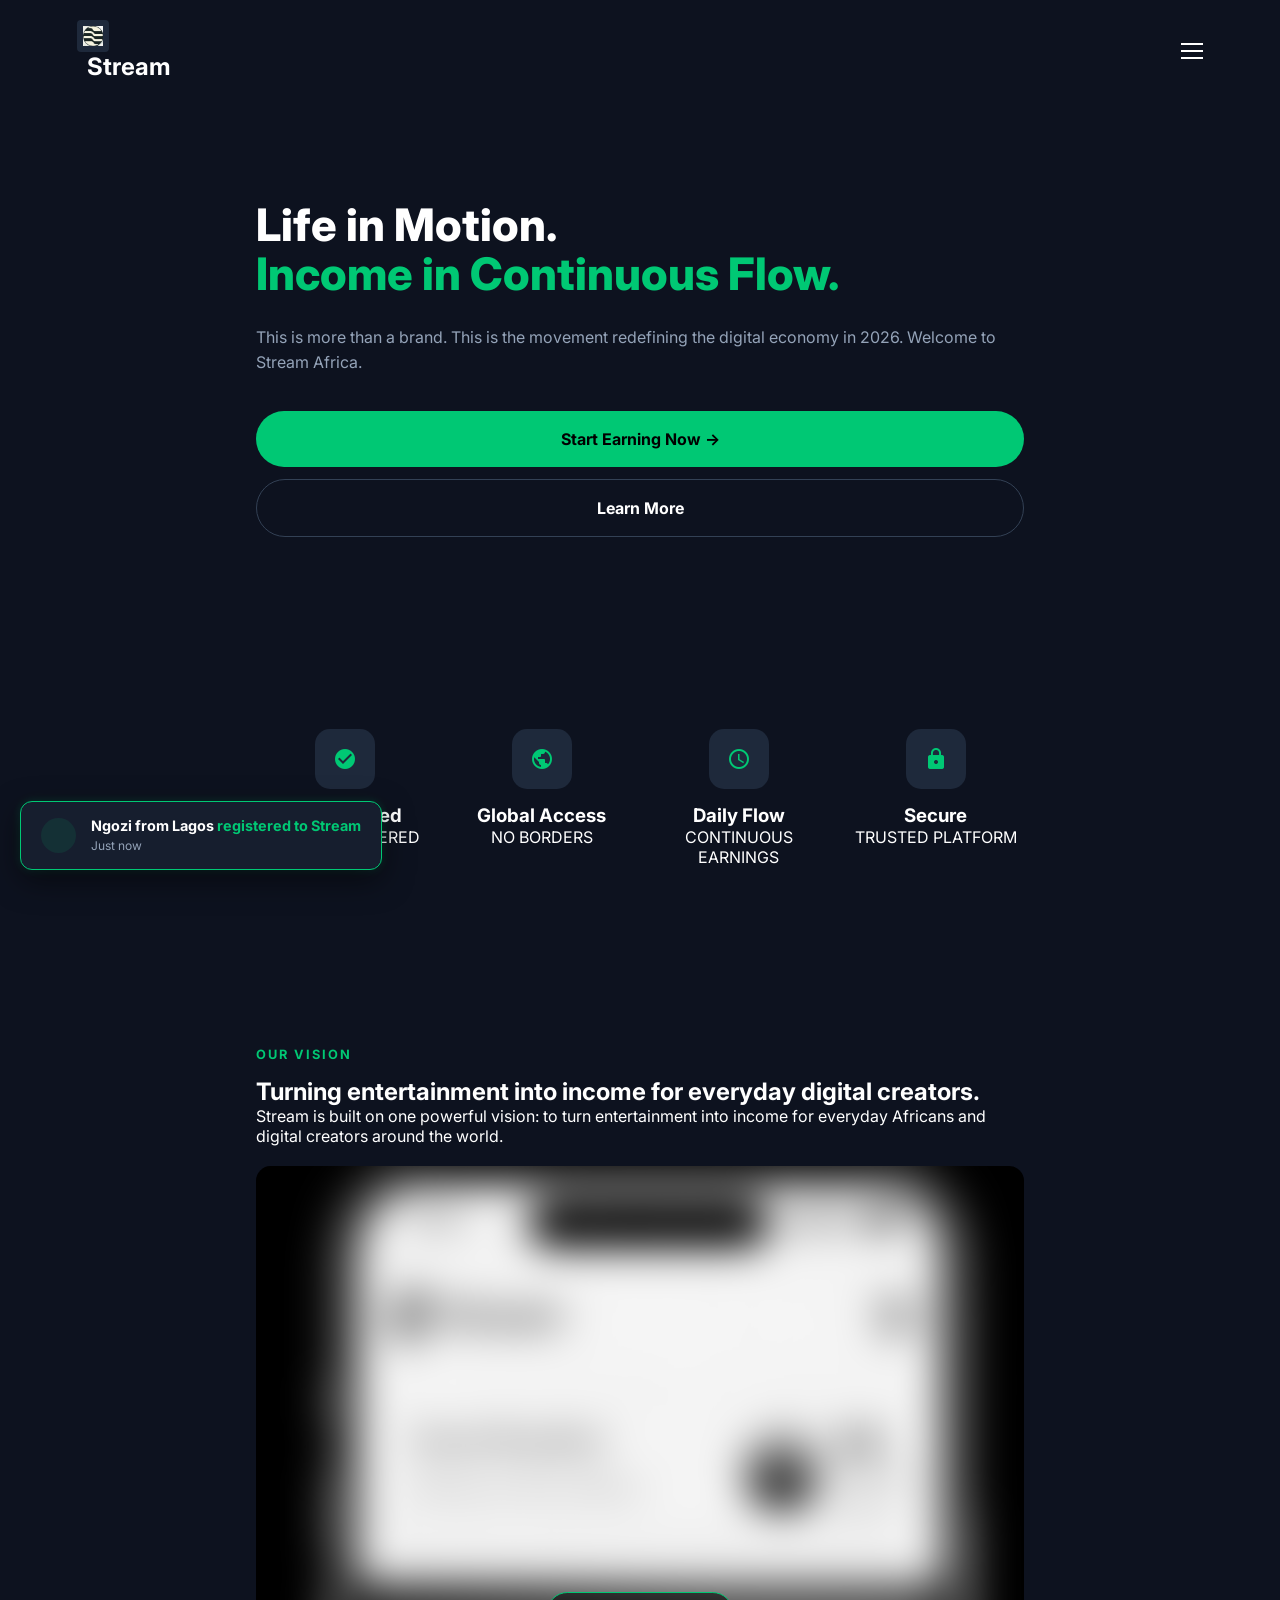
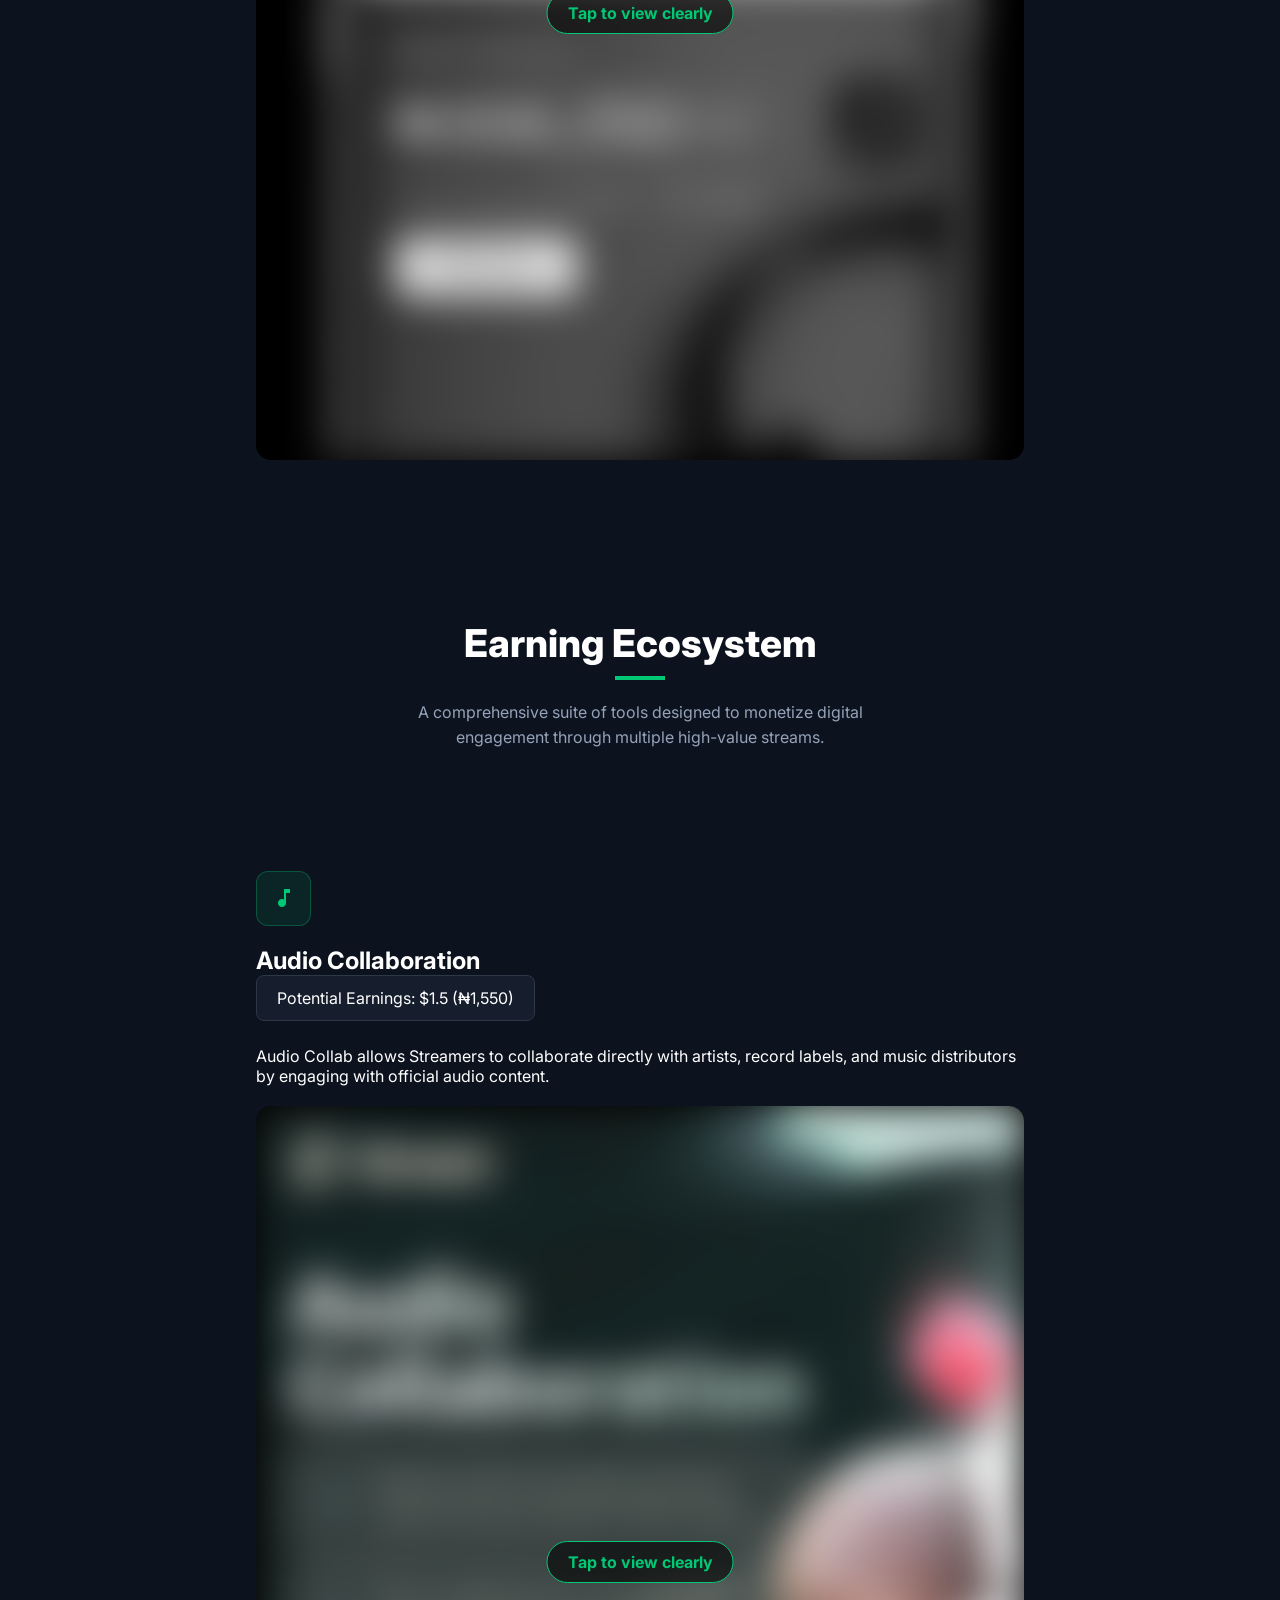
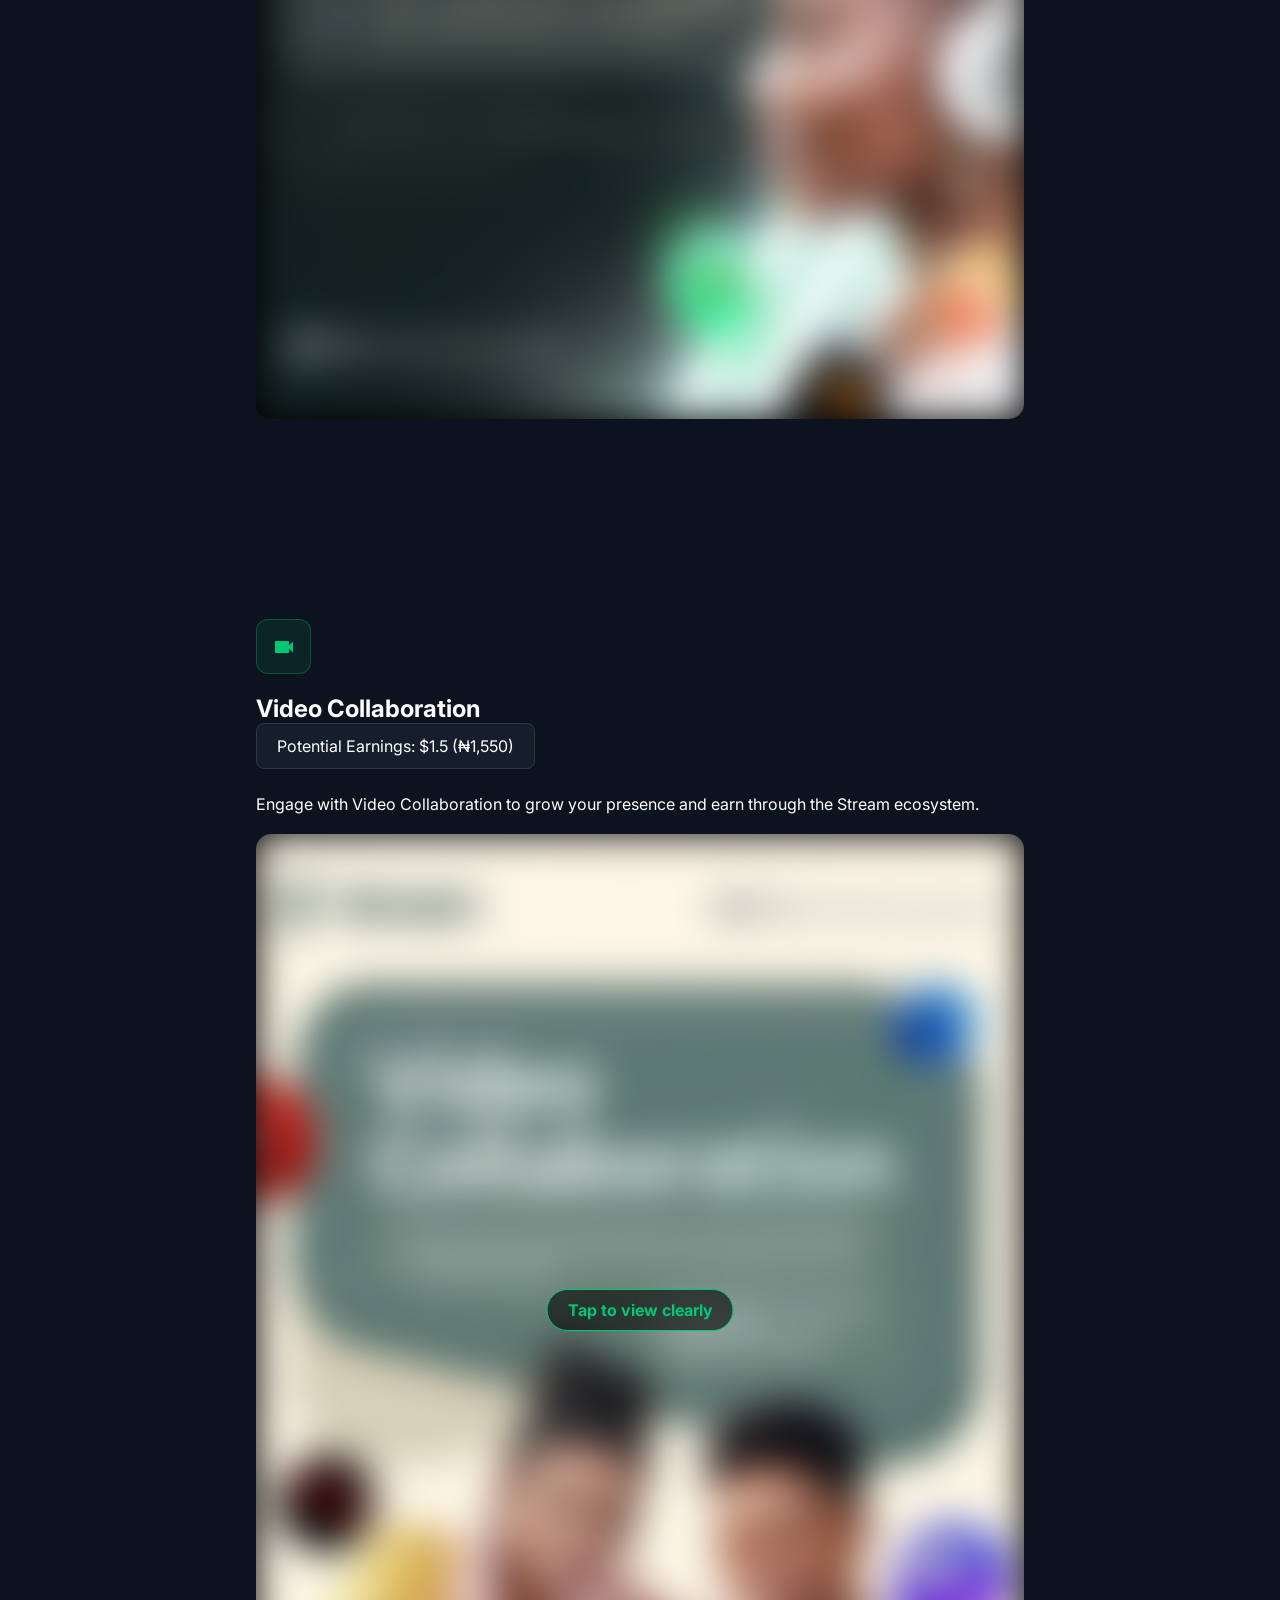
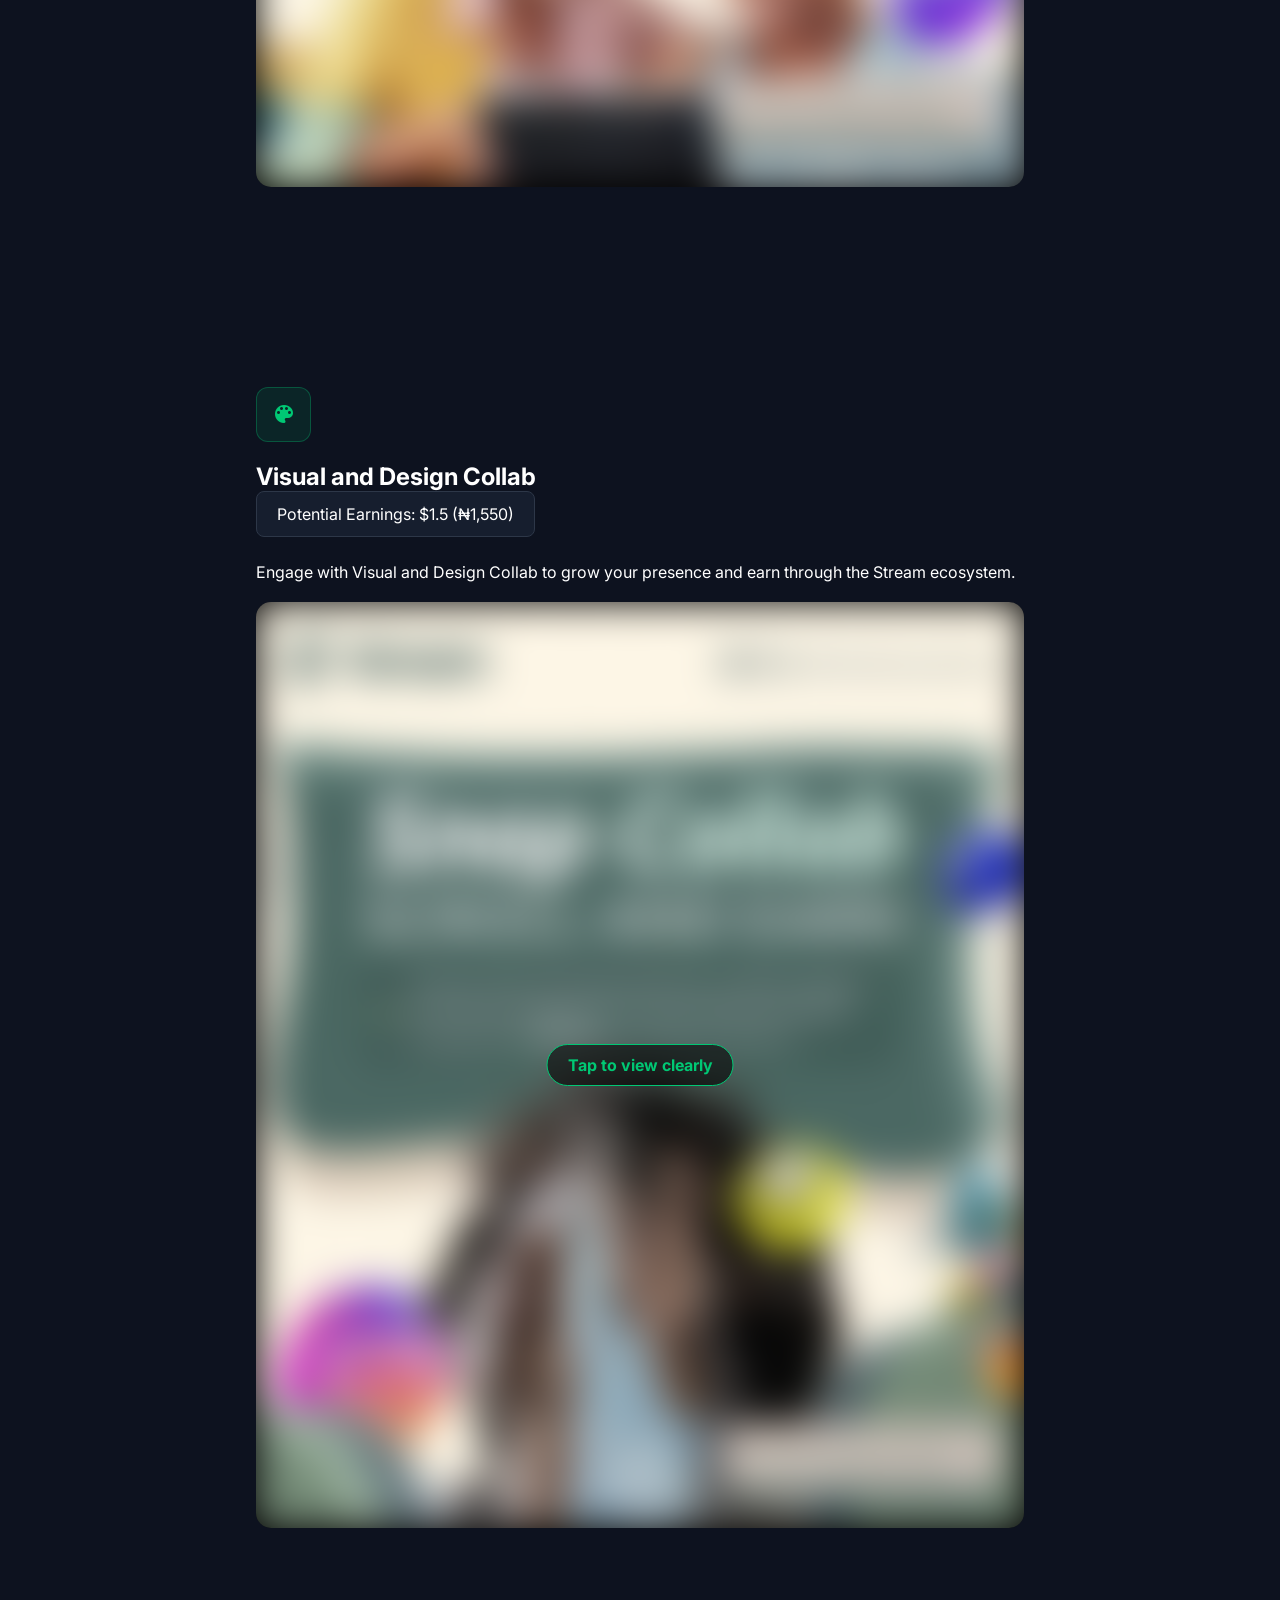
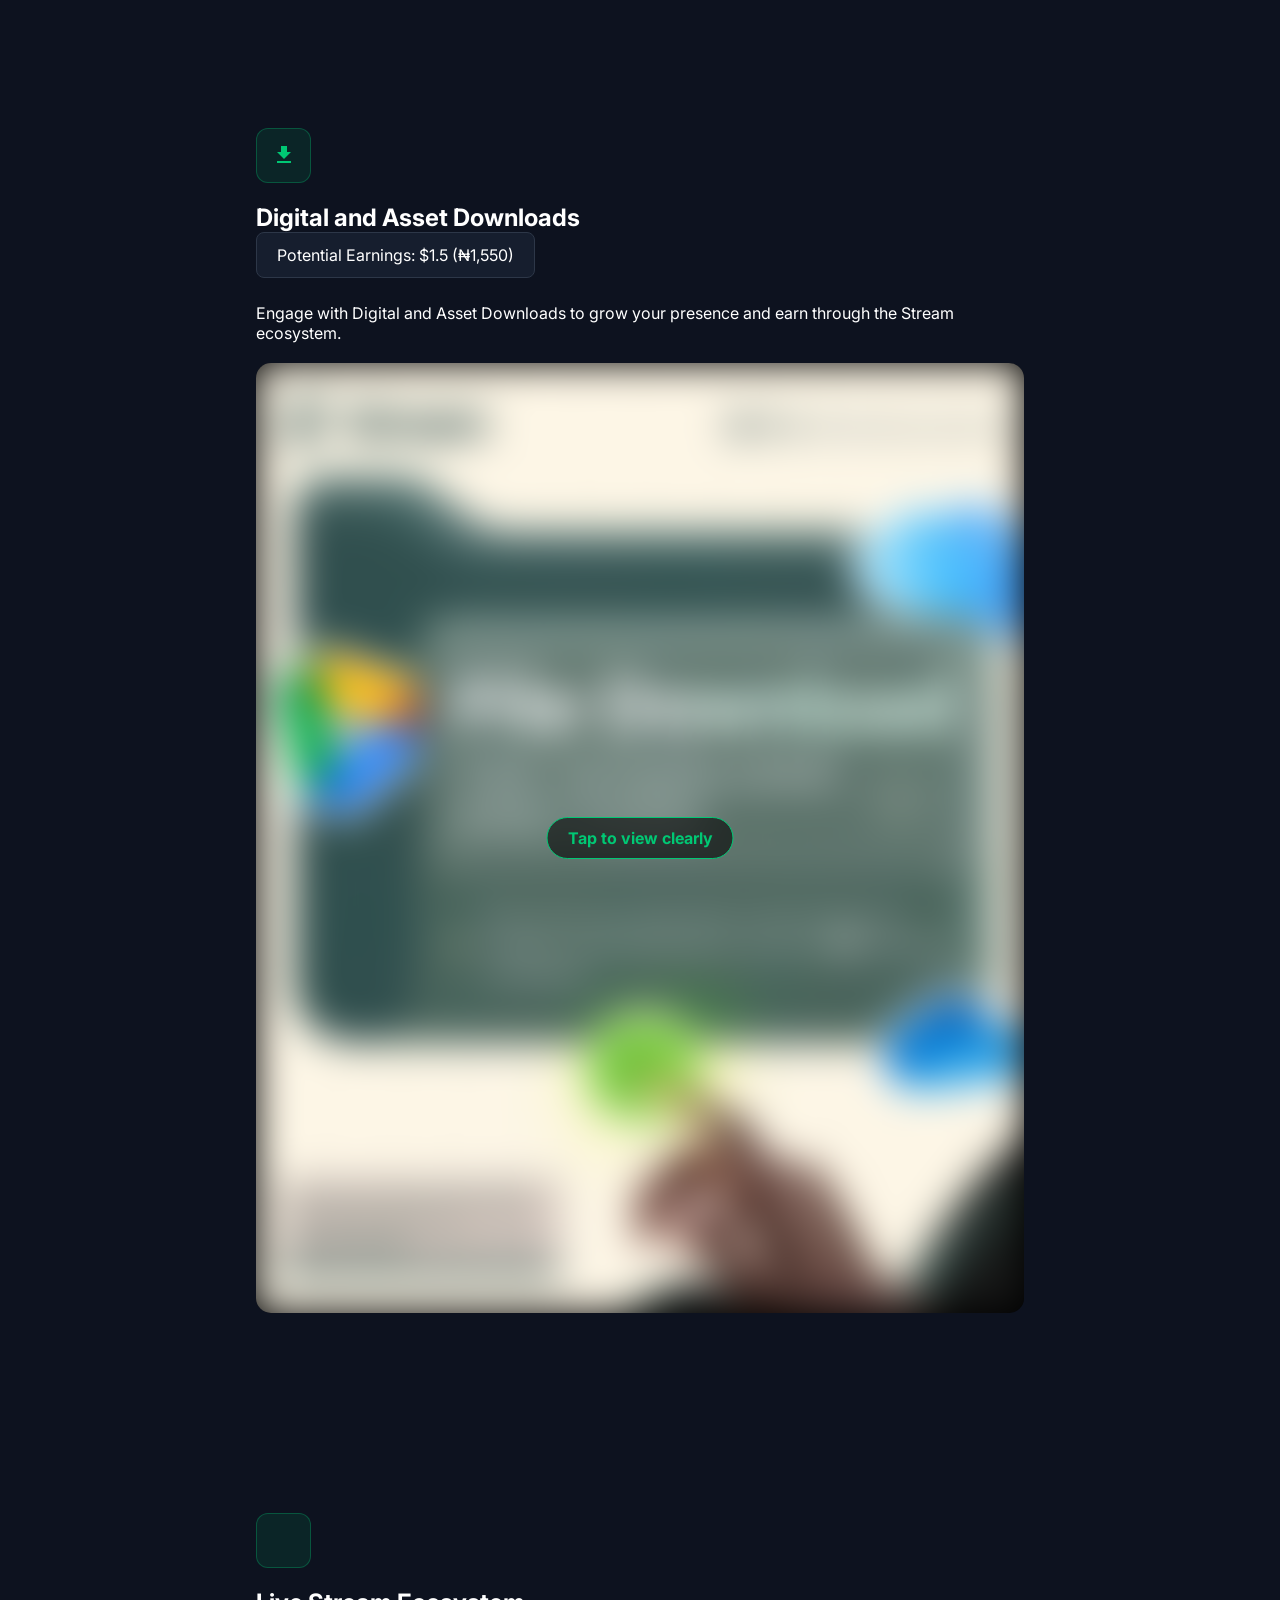
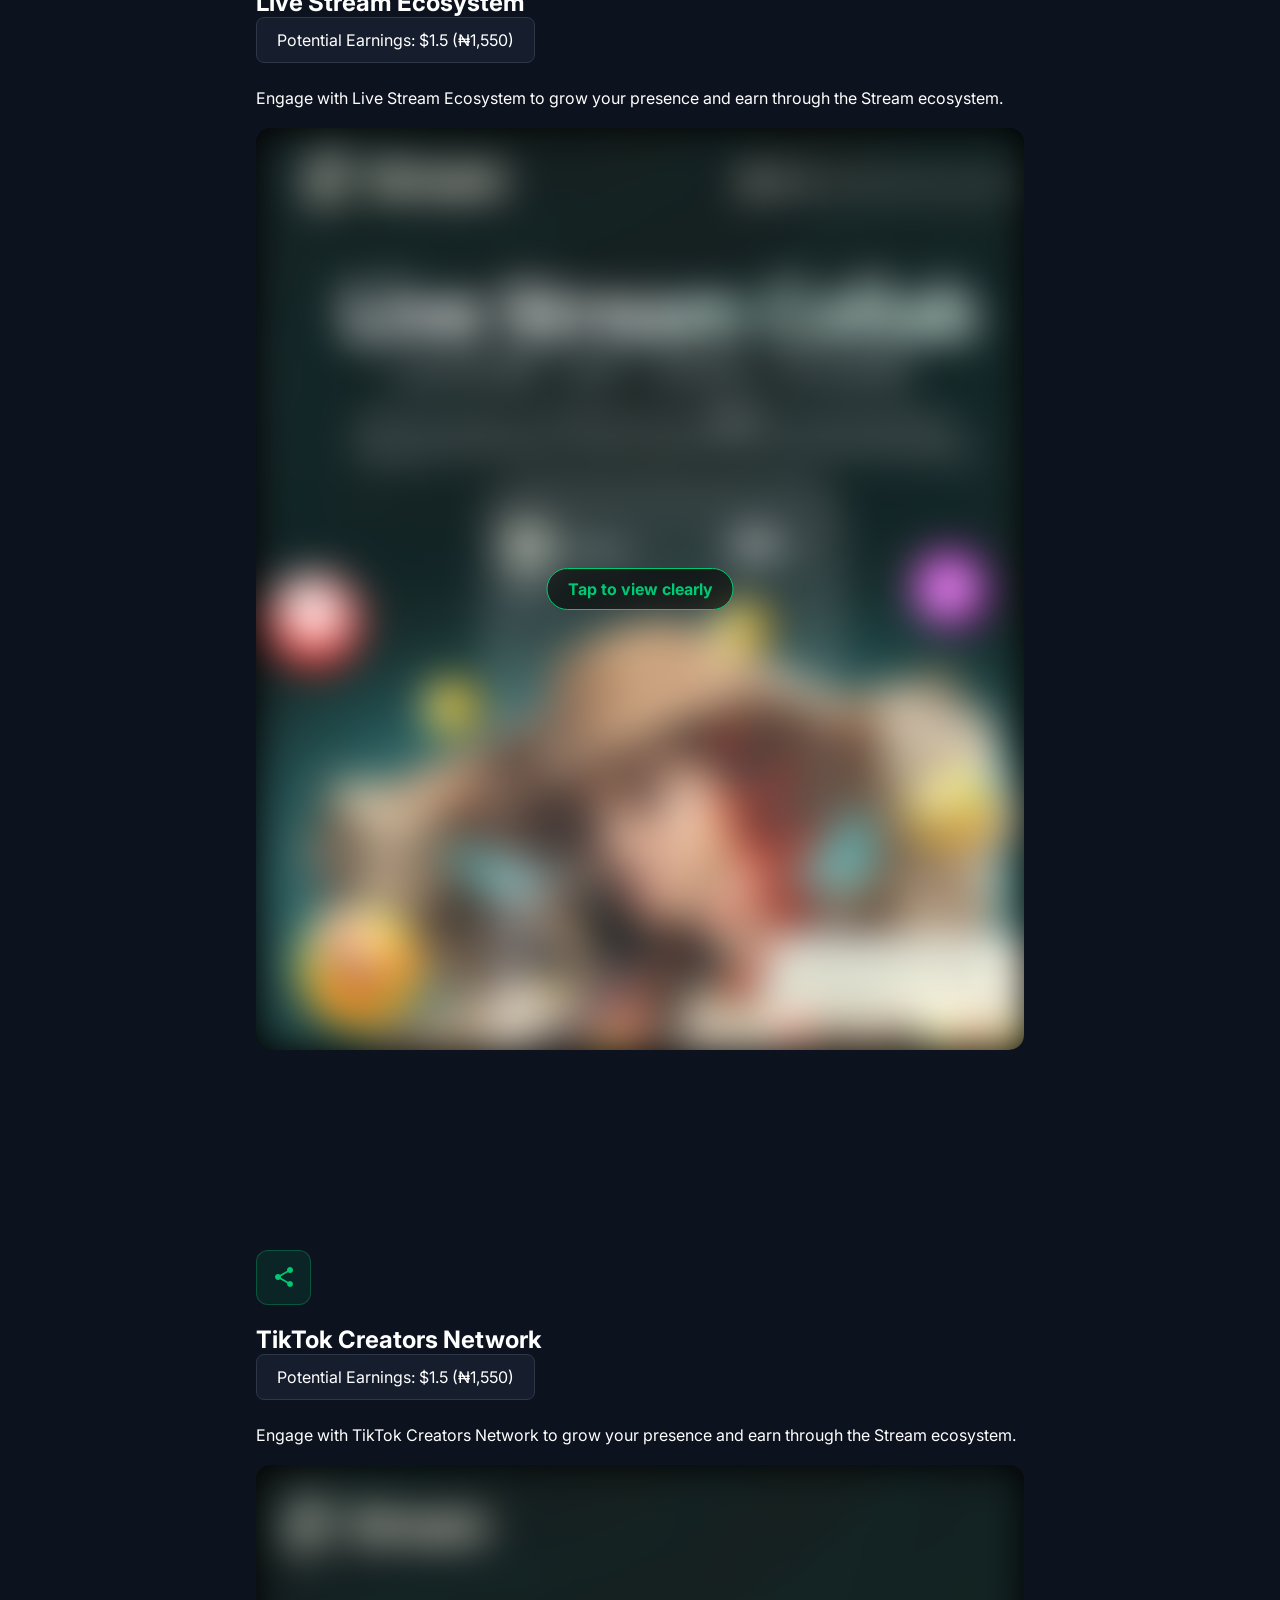
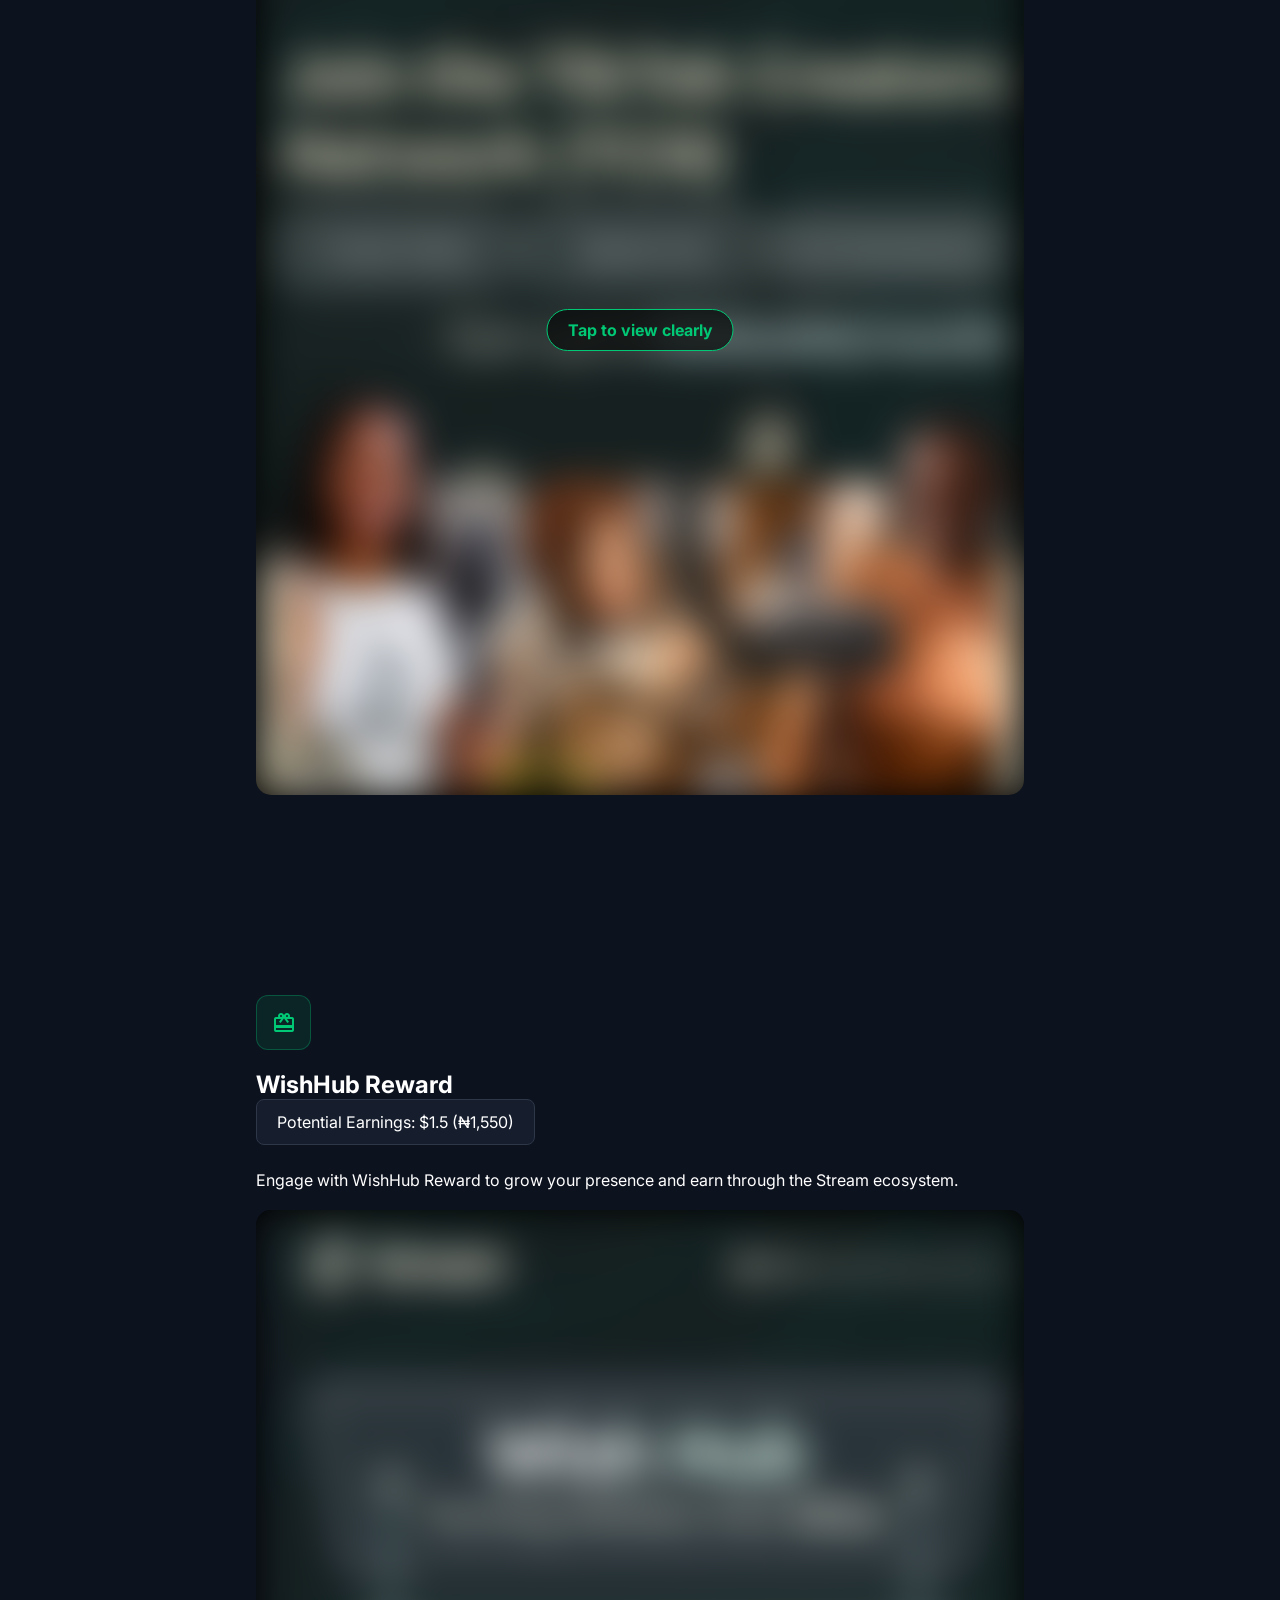
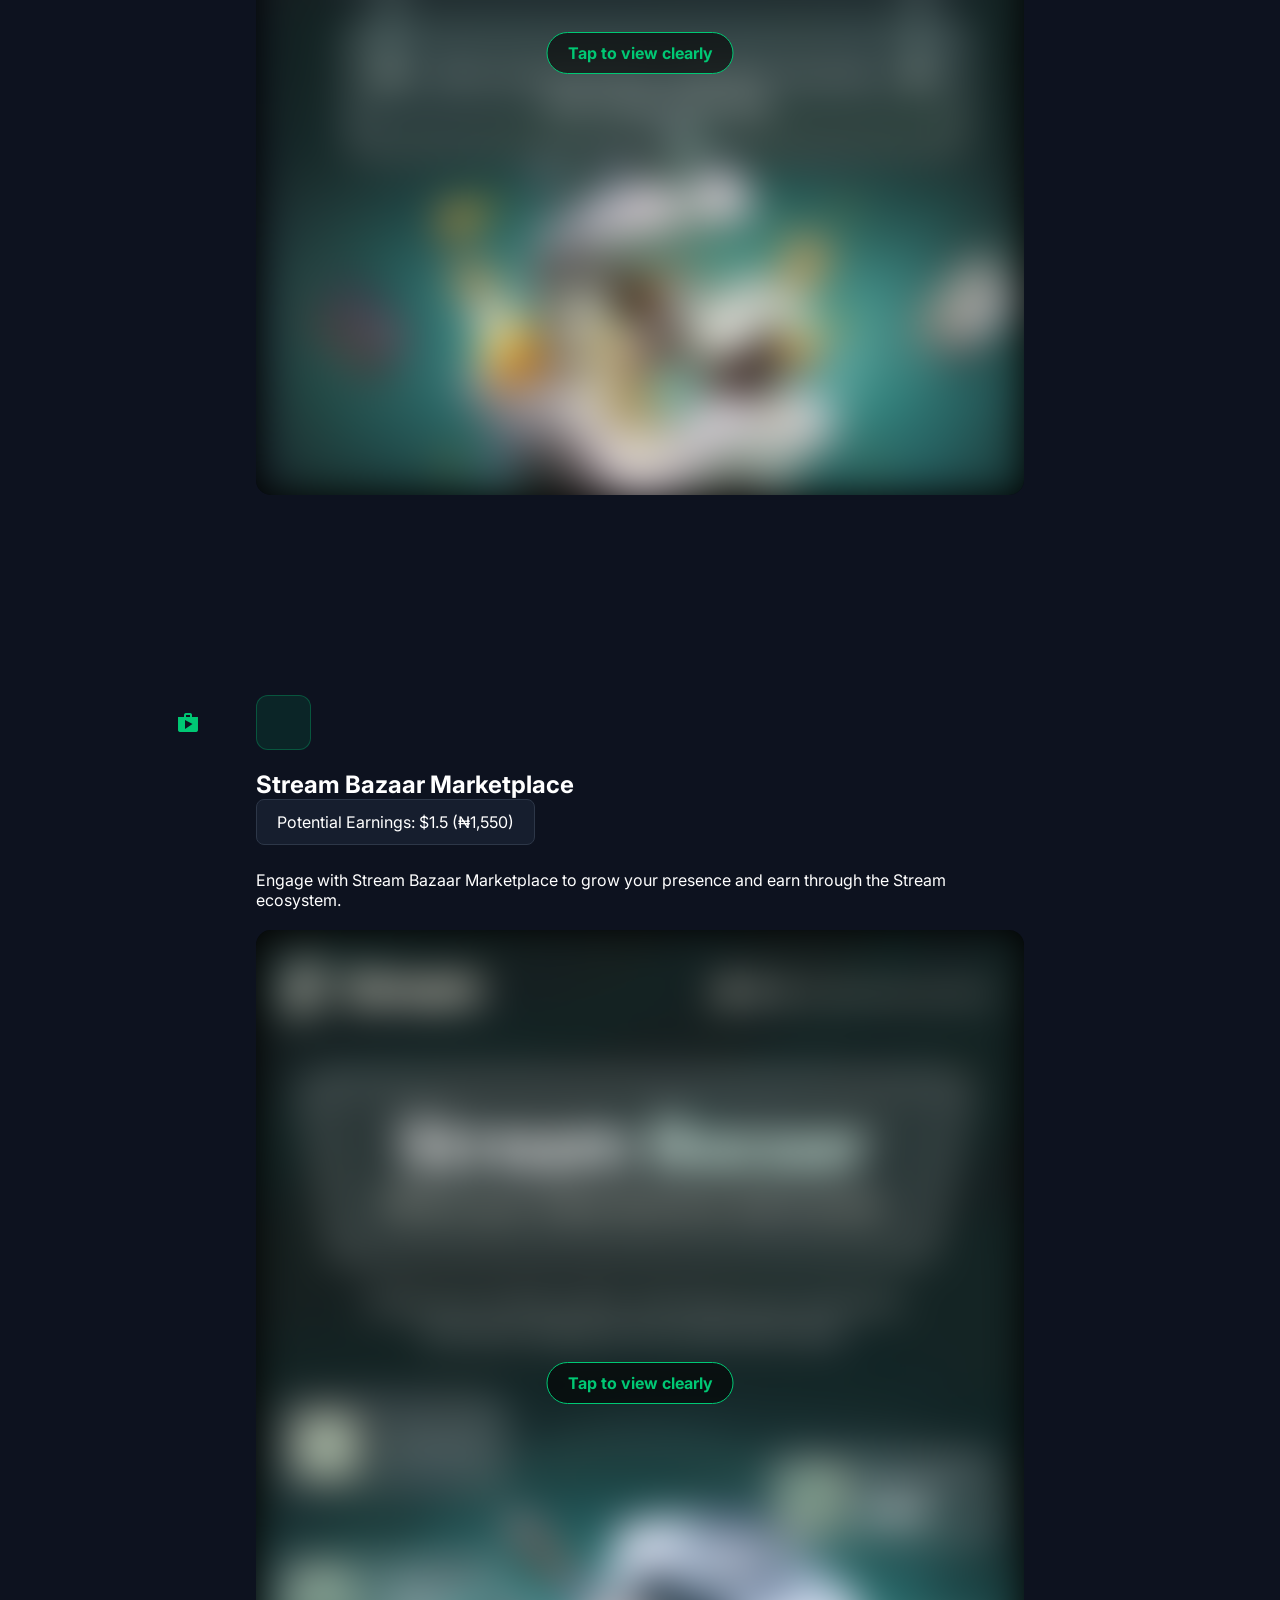
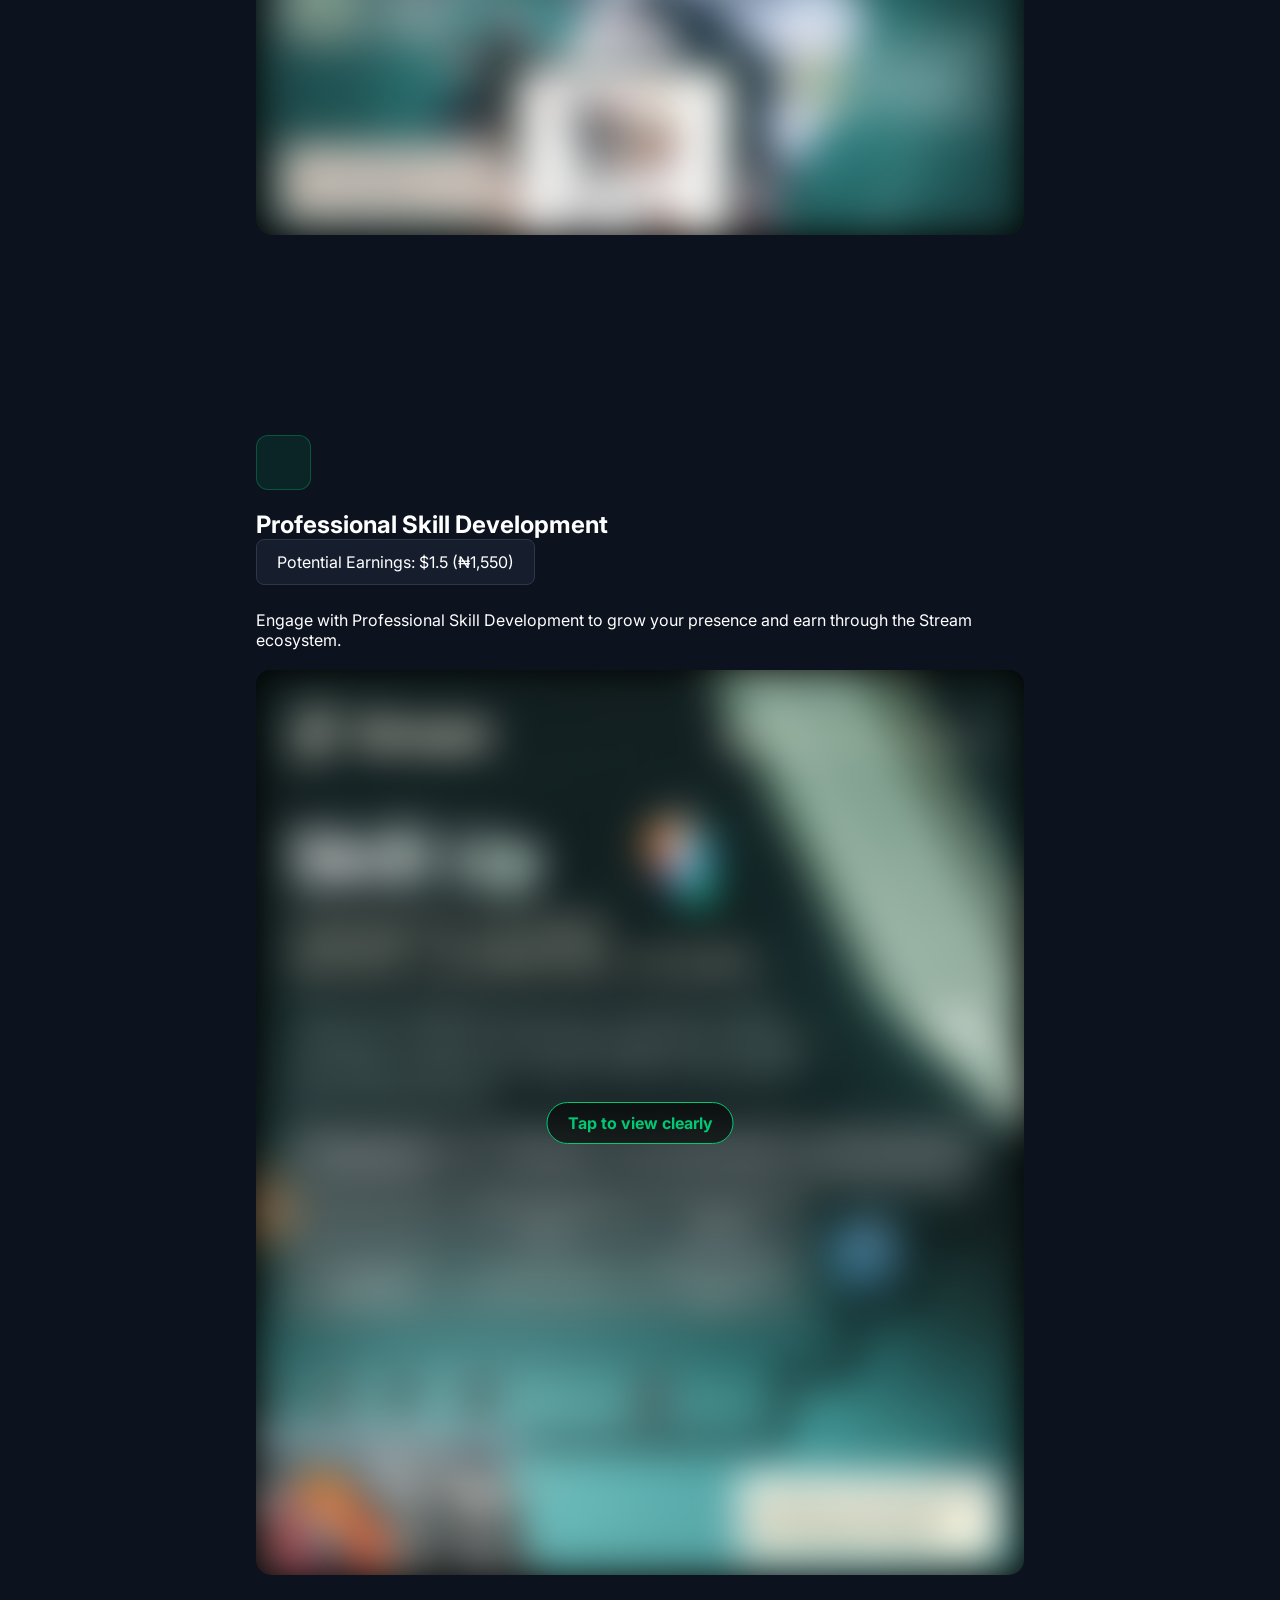
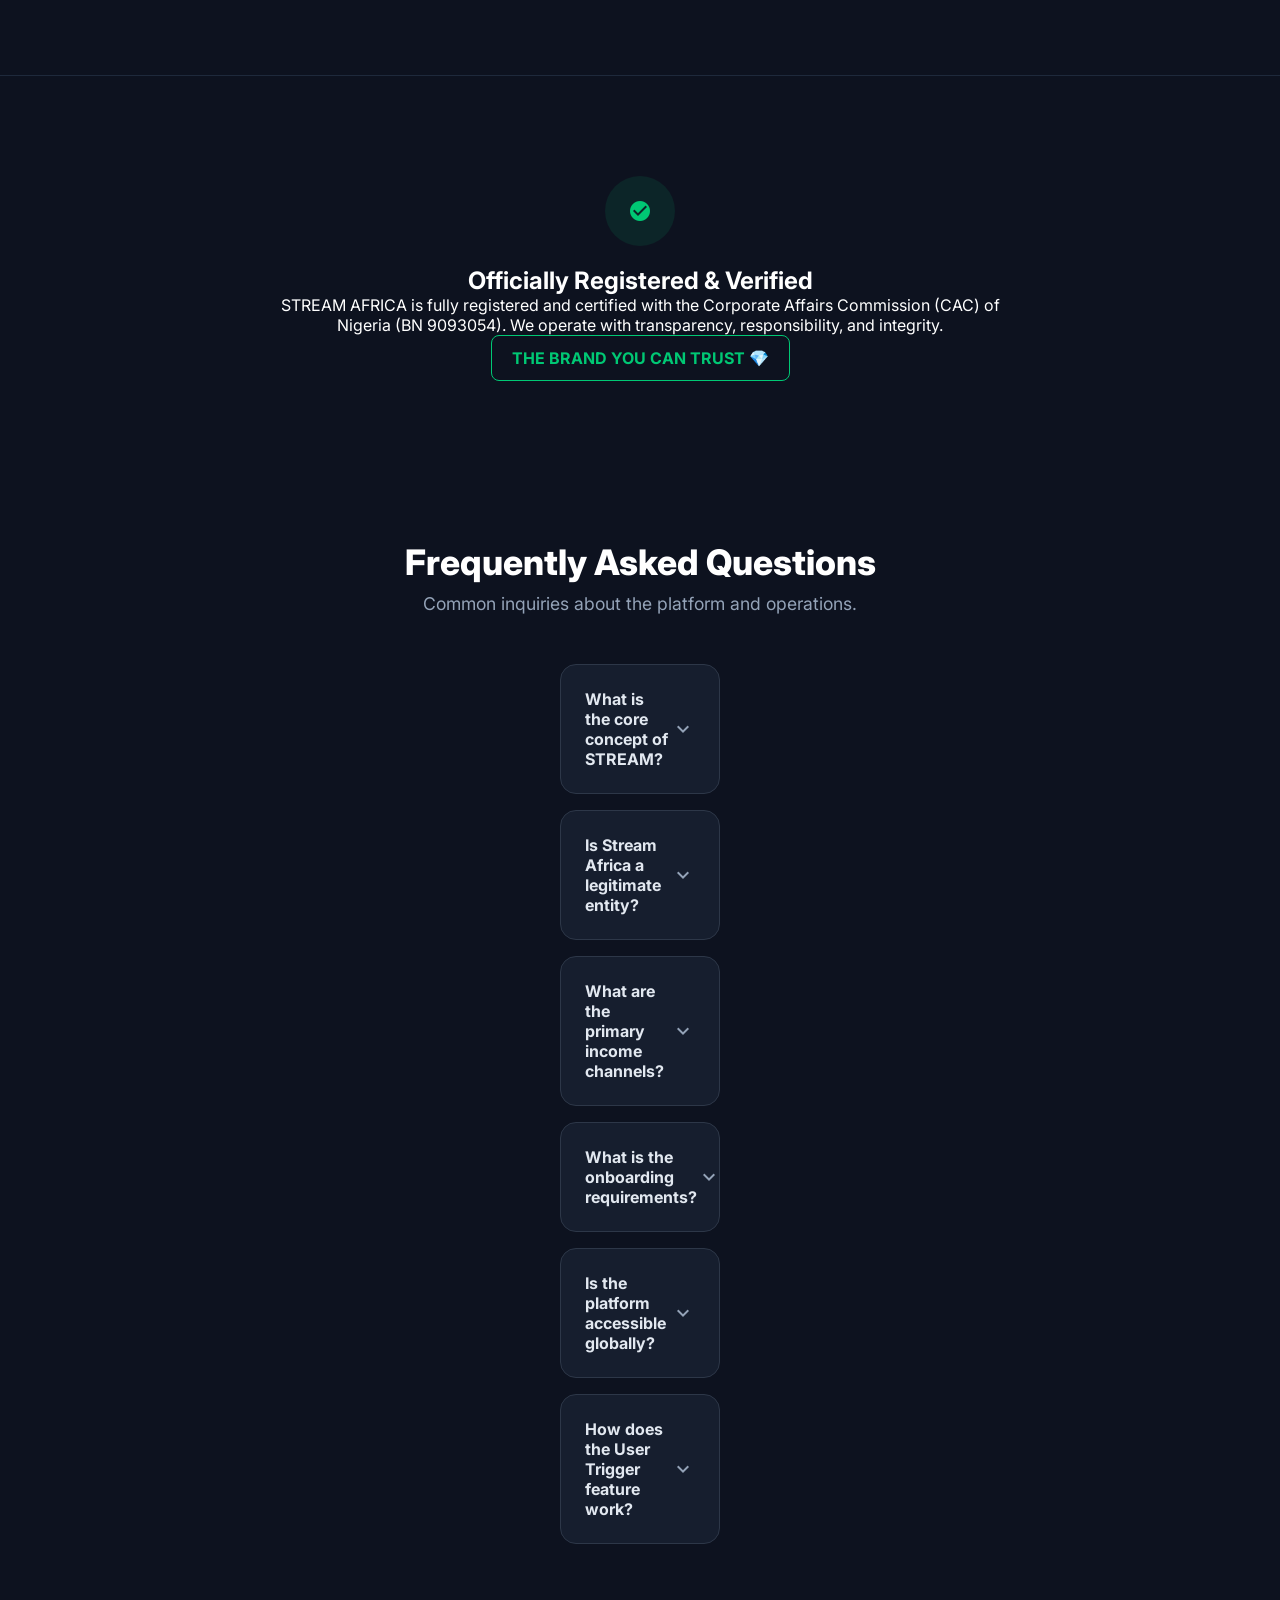
<file: index.html>
<!DOCTYPE html>
<html lang="en">
<head>
    <meta charset="UTF-8">
    <meta name="viewport" content="width=device-width, initial-scale=1.0">
    <title>Stream Africa </title>
    <link href="https://fonts.googleapis.com/css2?family=Inter:wght@400;700;800&display=swap" rel="stylesheet">
    <link href="https://fonts.googleapis.com/icon?family=Material+Icons" rel="stylesheet">
    <link rel="stylesheet" href="style.css.css">
</head>
<body>

    <nav class="navbar">
        <div class="logo-container">
            <div class="logo-icon"><img src="logo.png.png" width="20px" alt=""></div> 
            <span class="brand-name">Stream</span>
        </div>
        <div class="hamburger" id="hamburger">
            <span class="bar"></span><span class="bar"></span><span class="bar"></span>
        </div>
        <ul class="nav-menu" id="nav-menu">
            <li><a href="#hero">Home</a></li>
            <li><a href="#collab-container">Features</a></li>
            <li><a href="#faq">FAQs</a></li>
            <li><a href="#faq">Sign Up</a></li>
        </ul>
    </nav>

    <header class="hero" id="hero">
        <h1>Life in Motion. <span class="highlight">Income in Continuous Flow.</span></h1>
        <p class="hero-subtext">This is more than a brand. This is the movement redefining the digital economy in 2026. Welcome to Stream Africa.</p>
        <div class="cta-buttons">
            <a href="sign.html.html" class="btn btn-primary">Start Earning Now &rarr;</a>
            <a href="#vision" class="btn btn-secondary">Learn More</a>
        </div>
    </header>

    <section class="features-grid">
        <div class="feature-item"><div class="icon-box"><span class="material-icons">check_circle</span></div><h3>CAC Verified</h3><p>FULLY REGISTERED</p></div>
        <div class="feature-item"><div class="icon-box"><span class="material-icons">public</span></div><h3>Global Access</h3><p>NO BORDERS</p></div>
        <div class="feature-item"><div class="icon-box"><span class="material-icons">schedule</span></div><h3>Daily Flow</h3><p>CONTINUOUS EARNINGS</p></div>
        <div class="feature-item"><div class="icon-box"><span class="material-icons">lock</span></div><h3>Secure</h3><p>TRUSTED PLATFORM</p></div>
    </section>

    <section class="vision-section" id="vision">
        <p class="section-label">OUR VISION</p>
        <h2>Turning entertainment into income for everyday digital creators.</h2>
        <div class="vision-content">
            <p>Stream is built on one powerful vision: to turn entertainment
                 into income for everyday Africans and digital creators around the world.</p>
                 <div class="image-wrapper" onclick="toggleBlur(this)">
                <img src="WhatsApp Image 2026-01-24 at 6.32.34 PM.jpeg" alt="Audio Collab" class="blur-img">
                <div class="tap-overlay">Tap to view clearly</div>
        </div>
    </section>

    <section class="ecosystem-header">
        <h2 class="eco-title">Earning Ecosystem</h2>
        <div class="green-divider"></div>
        <p class="eco-subtext">A comprehensive suite of tools designed to monetize digital engagement through multiple high-value streams.</p>
    </section>

    <div id="collab-container">
        <section class="collab-section">
            <div class="collab-icon-box"><span class="material-icons">music_note</span></div>
            <h2>Audio Collaboration</h2>
            <div class="earnings-badge"><span class="label">Potential Earnings:</span> <span class="value">$1.5 (₦1,550)</span></div>
            <p class="collab-desc">Audio Collab allows Streamers to collaborate directly with artists, record labels, and music distributors by engaging with official audio content.</p>
            <div class="image-wrapper" onclick="toggleBlur(this)">
                <img src="WhatsApp Image 2026-01-24 at 6.35.41 PM.jpeg" alt="Audio Collab" class="blur-img">
                <div class="tap-overlay">Tap to view clearly</div>
            </div>
        </section>
    </div>

    <section class="registration-section">
        <div class="reg-icon-box"><span class="material-icons">check_circle</span></div>
        <h2 class="reg-title">Officially Registered & Verified</h2>
        <div class="reg-content">
            <p>STREAM AFRICA is fully registered and certified with the Corporate Affairs Commission (CAC) of Nigeria (BN 9093054). We operate with transparency, responsibility, and integrity.</p>
        </div>
        <div class="trust-badge">THE BRAND YOU CAN TRUST 💎</div>
    </section>

    <section class="faq-section" id="faq">
        <div class="faq-intro">
            <h2 class="faq-main-title">Frequently Asked Questions</h2>
            <p class="faq-main-subtitle">Common inquiries about the platform and operations.</p>
        </div>

        <div class="faq-container">
            <div class="faq-item">
                <div class="faq-question" onclick="toggleFaq(this)">
                    <span>What is the core concept of STREAM?</span>
                    <span class="material-icons chevron">expand_more</span>
                </div>
                <div class="faq-answer">
                    <div class="answer-inner">
                        <p>The core concept is to monetize digital engagement, turning content consumption into a collaborative earning stream for creators and users alike.</p>
                    </div>
                </div>
            </div>

            <div class="faq-item">
                <div class="faq-question" onclick="toggleFaq(this)">
                    <span>Is Stream Africa a legitimate entity?</span>
                    <span class="material-icons chevron">expand_more</span>
                </div>
                <div class="faq-answer">
                    <div class="answer-inner">
                        <p>Yes, Stream Africa is a fully registered entity with the Corporate Affairs Commission (CAC) of Nigeria (BN 9093054), ensuring transparency and legal compliance.</p>
                    </div>
                </div>
            </div>

            <div class="faq-item">
                <div class="faq-question" onclick="toggleFaq(this)">
                    <span>What are the primary income channels?</span>
                    <span class="material-icons chevron">expand_more</span>
                </div>
                <div class="faq-answer">
                    <div class="answer-inner">
                        <p>Primary channels include Audio/Video Collaboration, Digital Asset Downloads, TikTok Creators Network, and the Stream Bazaar Marketplace.</p>
                    </div>
                </div>
            </div>

            <div class="faq-item">
                <div class="faq-question" onclick="toggleFaq(this)">
                    <span>What is the onboarding requirements?</span>
                    <span class="material-icons chevron">expand_more</span>
                </div>
                <div class="faq-answer">
                    <div class="answer-inner">
                        <p>Onboarding requires a valid registration on the platform, a digital wallet for earnings, and a commitment to engaging with brand collaboration tasks.</p>
                    </div>
                </div>
            </div>

            <div class="faq-item">
                <div class="faq-question" onclick="toggleFaq(this)">
                    <span>Is the platform accessible globally?</span>
                    <span class="material-icons chevron">expand_more</span>
                </div>
                <div class="faq-answer">
                    <div class="answer-inner">
                        <p>Yes, STREAM AFRICA operates without borders. The platform is designed for a global audience, allowing users from any location to participate and earn without restriction.</p>
                    </div>
                </div>
            </div>

            <div class="faq-item">
                <div class="faq-question" onclick="toggleFaq(this)">
                    <span>How does the User Trigger feature work?</span>
                    <span class="material-icons chevron">expand_more</span>
                </div>
                <div class="faq-answer">
                    <div class="answer-inner">
                        <p>The User Trigger feature automates engagement alerts, allowing users to respond to high-value collaboration opportunities in real-time to maximize earnings.</p>
                    </div>
                </div>
            </div>
        </div>
    </section>

    <footer class="main-footer">
    <div class="footer-brand">
        <div class="footer-logo">
            <div class="logo-icon"><img src="logo.png.png" width="20px" alt=""></div> 
            <span class="brand-name">Stream</span>
        </div>
        <p class="footer-desc">
            Life in Motion. Income in Continuous Flow. We are a fully registered and certified digital earning platform designed for the modern economy.
        </p>
        <div class="social-icons">
            <a href="https://twitter.com/yourhandle" target="_blank" aria-label="Twitter">
                <i class="fab fa-twitter"></i>
            </a>
            <a href="https://instagram.com/yourhandle" target="_blank" aria-label="Instagram">
                <i class="fab fa-instagram"></i>
            </a>
            <a href="https://linkedin.com/company/yourhandle" target="_blank" aria-label="LinkedIn">
                <i class="fab fa-linkedin-in"></i>
            </a>
        </div>
    </div>

    <div class="footer-links">
        <h3>Legal</h3>
        <ul>
            <li><a href="/terms">Terms of Service</a></li>
            <li><a href="/privacy">Privacy Policy</a></li>
            <li><a href="/disclaimer">Disclaimer</a></li>
            <li><a href="/refunds">Refund Policy</a></li>
        </ul>
    </div>

    <div class="footer-contact">
        <h3>Contact</h3>
        <div class="contact-item">
            <span class="material-icons">mail_outline</span>
            <a href="mailto:support@streamafrica.com">support@streamafrica.com</a>
        </div>
        <div class="contact-item">
            <span class="material-icons">location_on</span>
            <span>Lagos, Nigeria</span>
        </div>
        <div class="contact-item">
            <span class="material-icons">verified</span>
            <span>CAC: BN 9093054</span>
        </div>
    </div>
</footer>

<div id="notification-toast" class="notification-toast">
    <div class="notif-icon"><span class="material-icons">verified</span></div>
    <div class="notif-content">
        <p id="notif-text">Someone just registered</p>
        <span class="notif-time">Just now</span>
    </div>
</div>

    <script>
        document.getElementById('hamburger').addEventListener('click', () => {
            document.getElementById('nav-menu').classList.toggle('active');
        });

        function toggleBlur(element) {
            const img = element.querySelector('img');
            img.classList.toggle('clear');
            element.querySelector('.tap-overlay').style.display = img.classList.contains('clear') ? 'none' : 'block';
        }

        function toggleFaq(element) {
            const item = element.parentElement;
            const isActive = item.classList.contains('active');
            document.querySelectorAll('.faq-item').forEach(i => i.classList.remove('active'));
            if (!isActive) item.classList.add('active');
        }

        const sections = [
    { title: "Video Collaboration", icon: "videocam", img: "WhatsApp Image 2026-01-24 at 7.04.03 PM.jpeg" },
    { title: "Visual and Design Collab", icon: "palette", img: "WhatsApp Image 2026-01-24 at 7.05.41 PM.jpeg" },
    { title: "Digital and Asset Downloads", icon: "file_download", img: "WhatsApp Image 2026-01-24 at 7.08.17 PM.jpeg" },
    { title: "Live Stream Ecosystem", icon: "sensors", img: "WhatsApp Image 2026-01-24 at 7.09.57 PM.jpeg" },
    { title: "TikTok Creators Network", icon: "share", img: "WhatsApp Image 2026-01-24 at 7.11.24 PM.jpeg" },
    { title: "WishHub Reward", icon: "card_giftcard", img: "WhatsApp Image 2026-01-24 at 7.12.49 PM.jpeg" },
    { title: "Stream Bazaar Marketplace", icon: "shopping_bag", img: "WhatsApp Image 2026-01-24 at 7.46.58 PM.jpeg" },
    { title: "Professional Skill Development", icon: "psychology", img: "WhatsApp Image 2026-01-24 at 7.48.21 PM.jpeg" }
];

       const container = document.getElementById('collab-container');

sections.forEach(item => {
    container.innerHTML += `
        <section class="collab-section">
            <div class="collab-icon-box"><span class="material-icons">${item.icon}</span></div>
            <h2>${item.title}</h2>
            <div class="earnings-badge">
                <span class="label">Potential Earnings:</span> 
                <span class="value">$1.5 (₦1,550)</span>
            </div>
            <p class="collab-desc">Engage with ${item.title} to grow your presence and earn through the Stream ecosystem.</p>
            
            <div class="image-wrapper" onclick="toggleBlur(this)">
                <img src="${item.img}" class="blur-img">
                <div class="tap-overlay">Tap to view clearly</div>
            </div>
        </section>`;
});
    </script>

    <script>
        const names = ["Emeka", "Sarah", "Olamide", "Blessing", "Chidi", "Fatima", "Kweku", "Zainab", "Tunde", "Amina", "Ngozi","Esosa","Isaac"];
const locations = ["Lagos", "Accra", "Abuja", "Nairobi", "Port Harcourt", "Johannesburg", "Uyo", "kano", "Imo", "Enugu", "Bayalsa","Kaduna"];

function showNotification() {
    const toast = document.getElementById('notification-toast');
    const text = document.getElementById('notif-text');
    
    // Pick random data
    const randomName = names[Math.floor(Math.random() * names.length)];
    const randomLoc = locations[Math.floor(Math.random() * locations.length)];
    
    text.innerHTML = `${randomName} from ${randomLoc} <span style="color:var(--accent-green)">registered to Stream</span>`;
    
    // Show toast
    toast.classList.add('show');
    
    // Hide toast after 5 seconds
    setTimeout(() => {
        toast.classList.remove('show');
    }, 5000);
}

// Start the loop: Show first one after 4 seconds, then repeat every 12 seconds
setTimeout(() => {
    showNotification();
    setInterval(showNotification, 12000); 
}, 4000);
    </script>
</body>
</html>
</file>
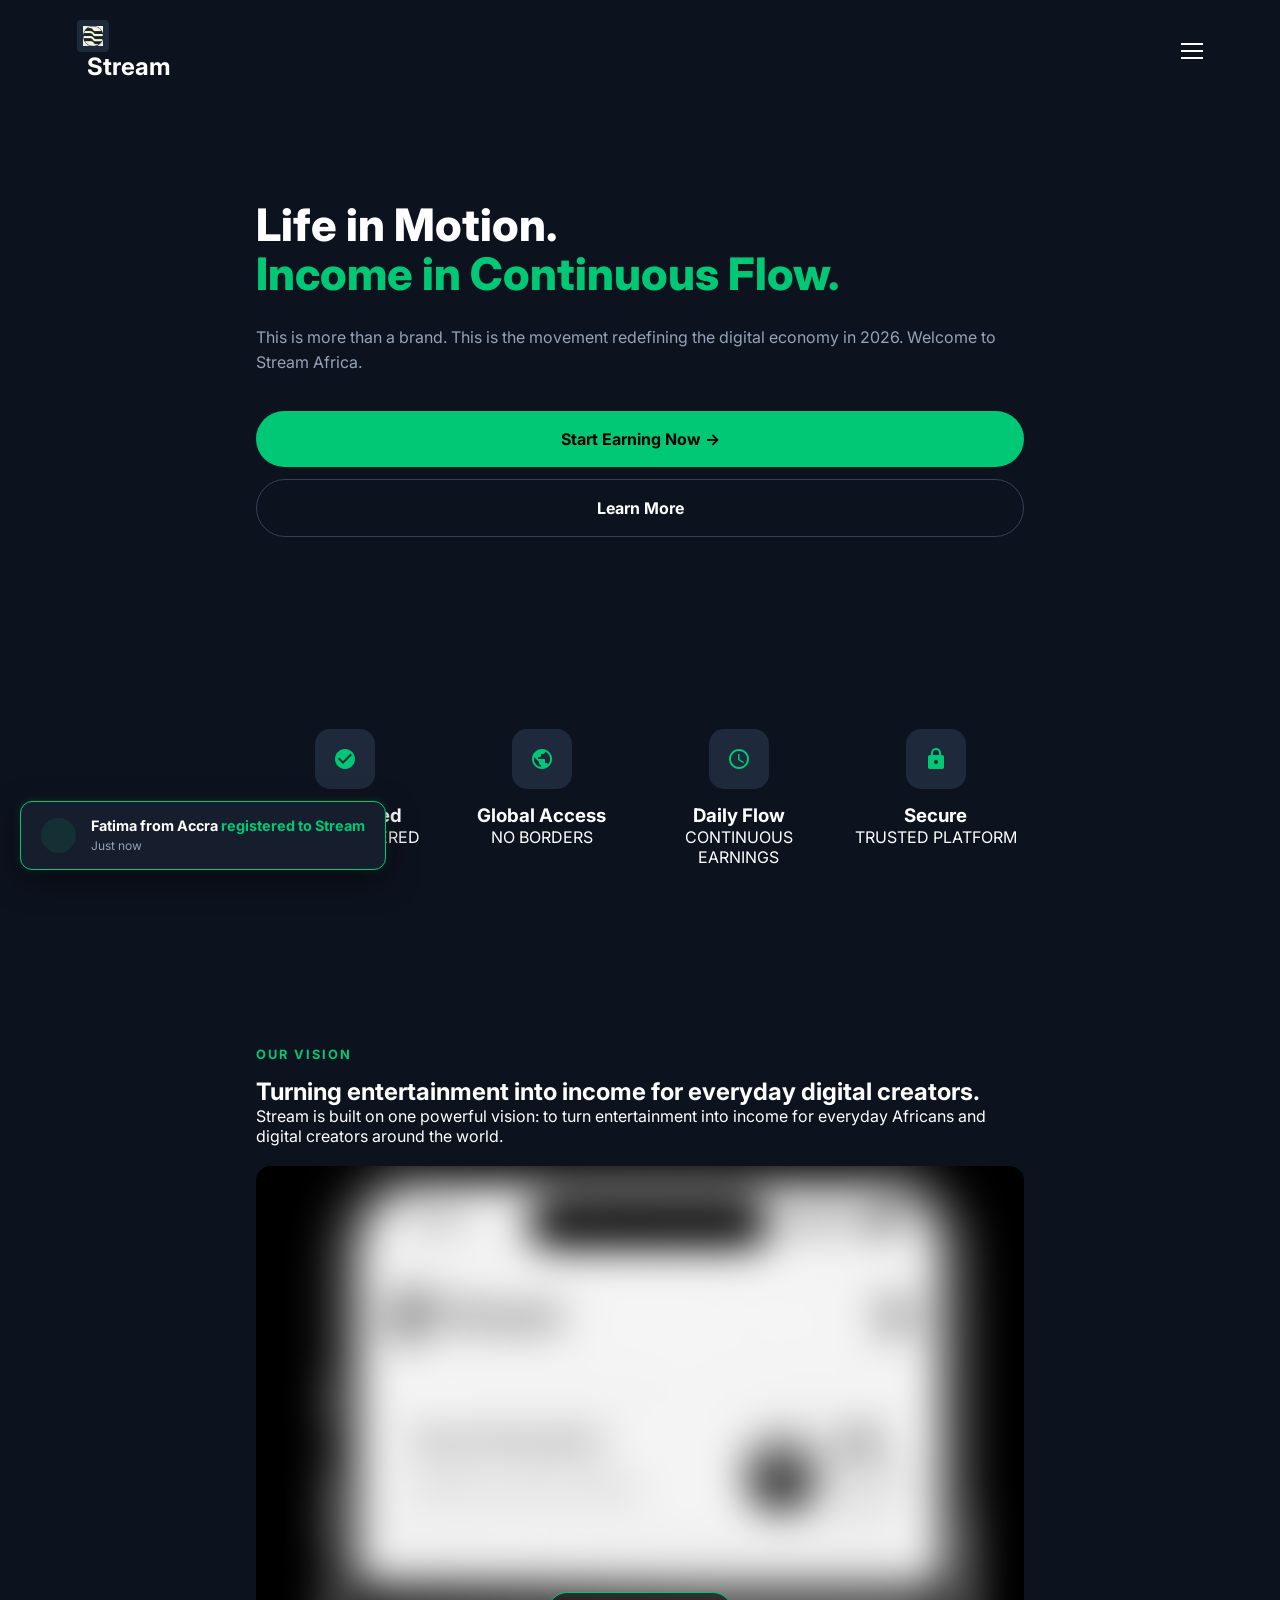
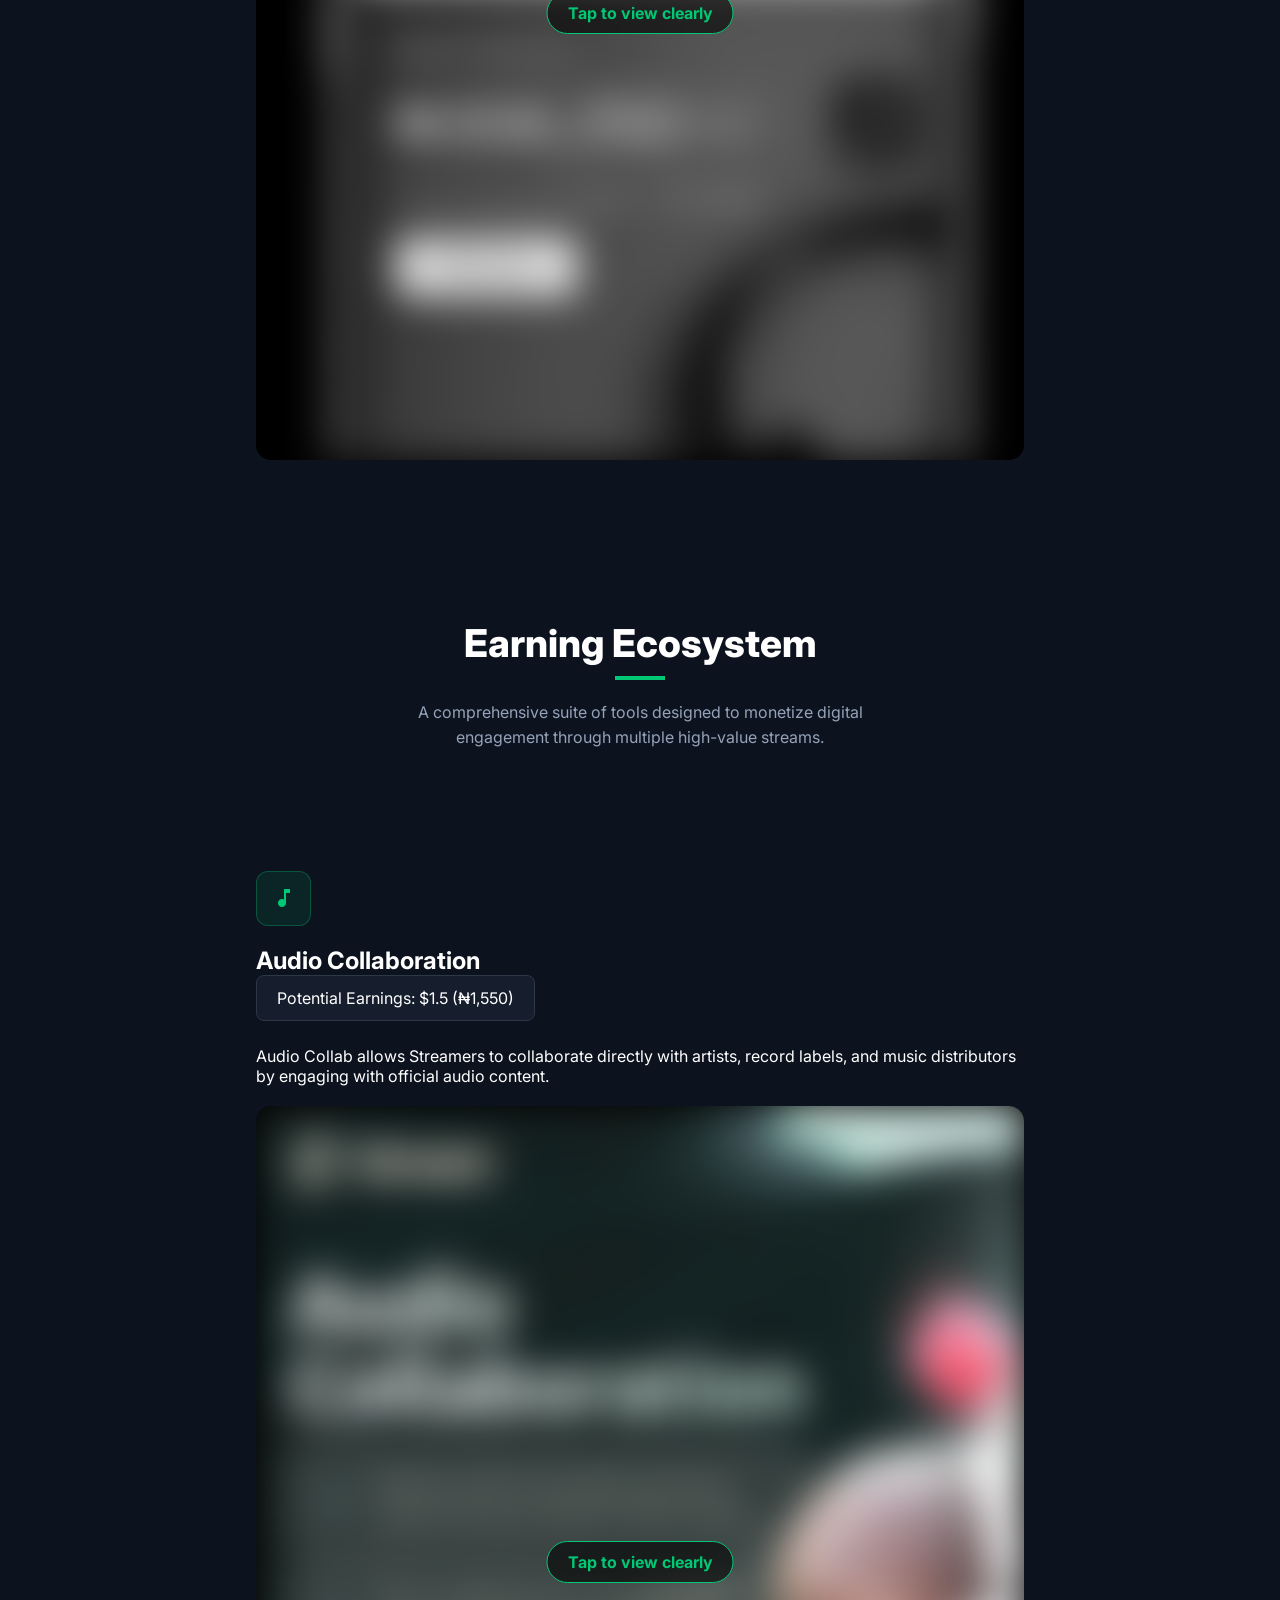
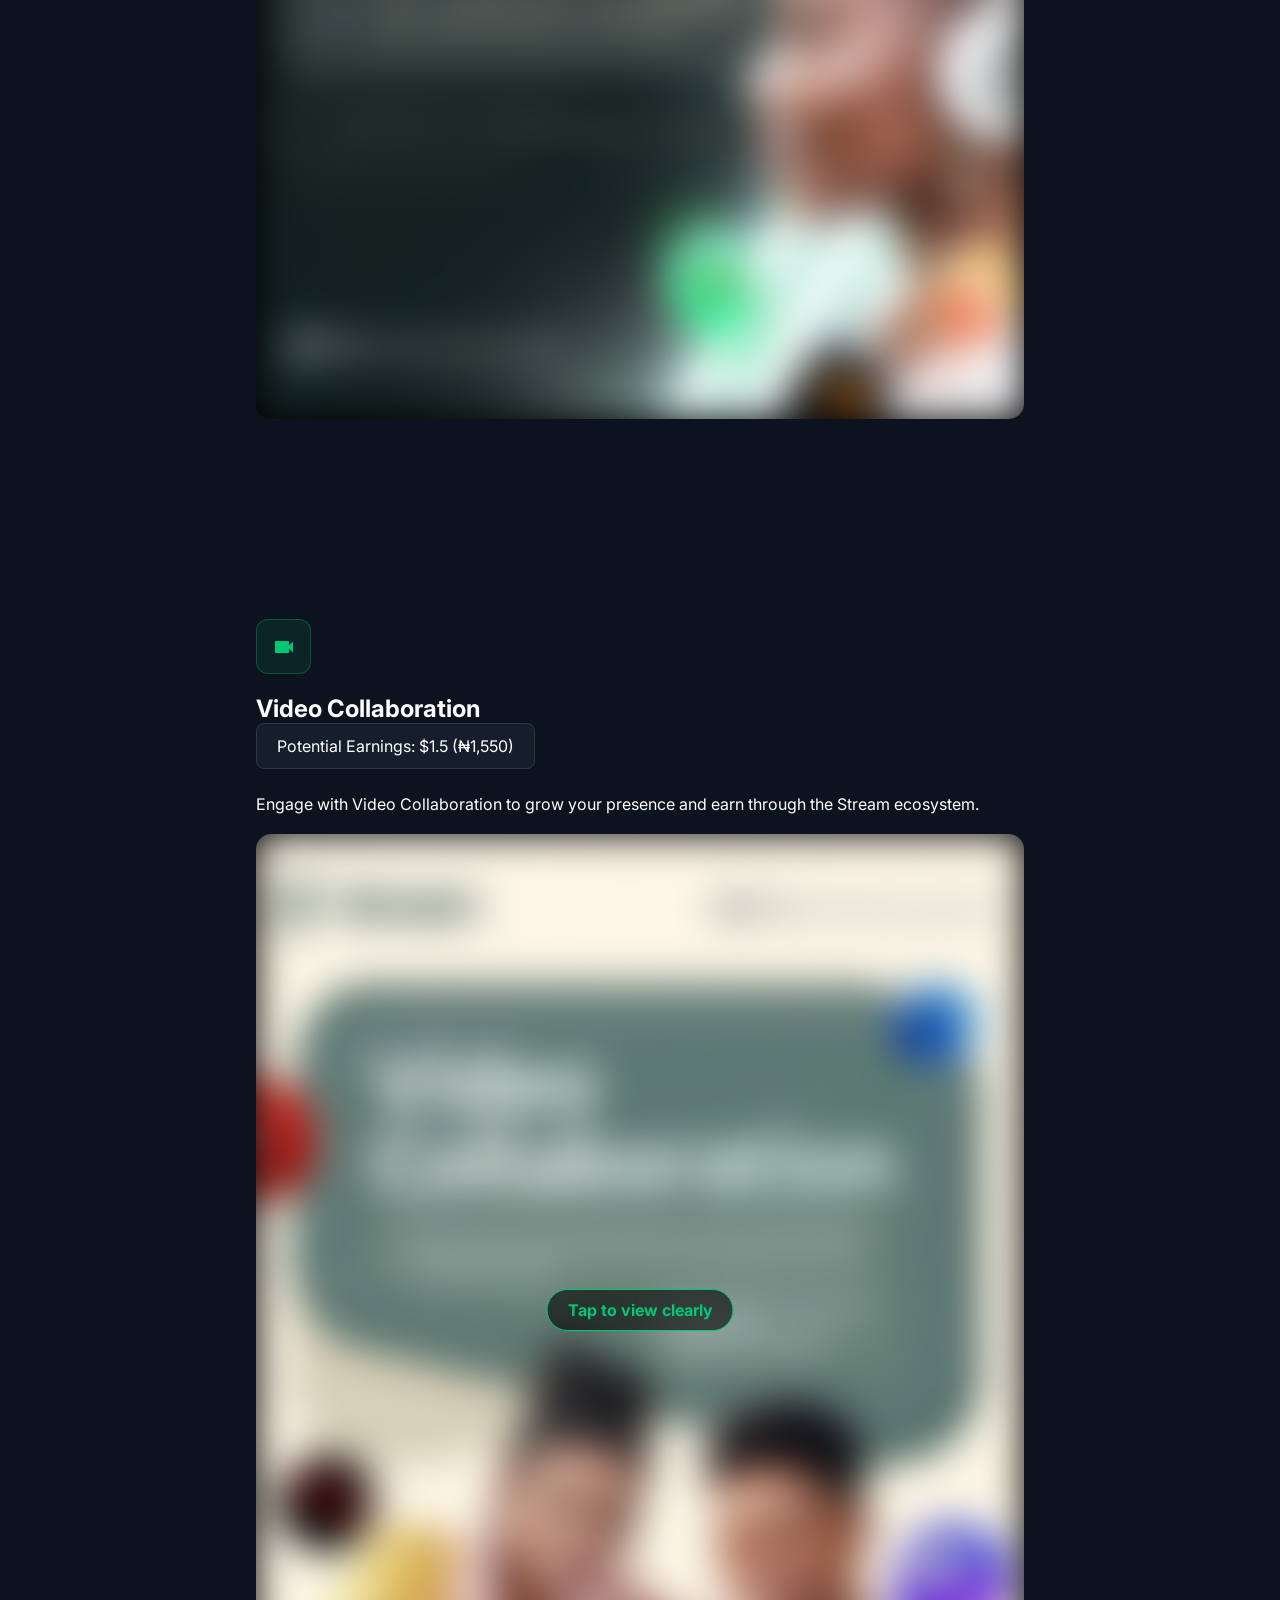
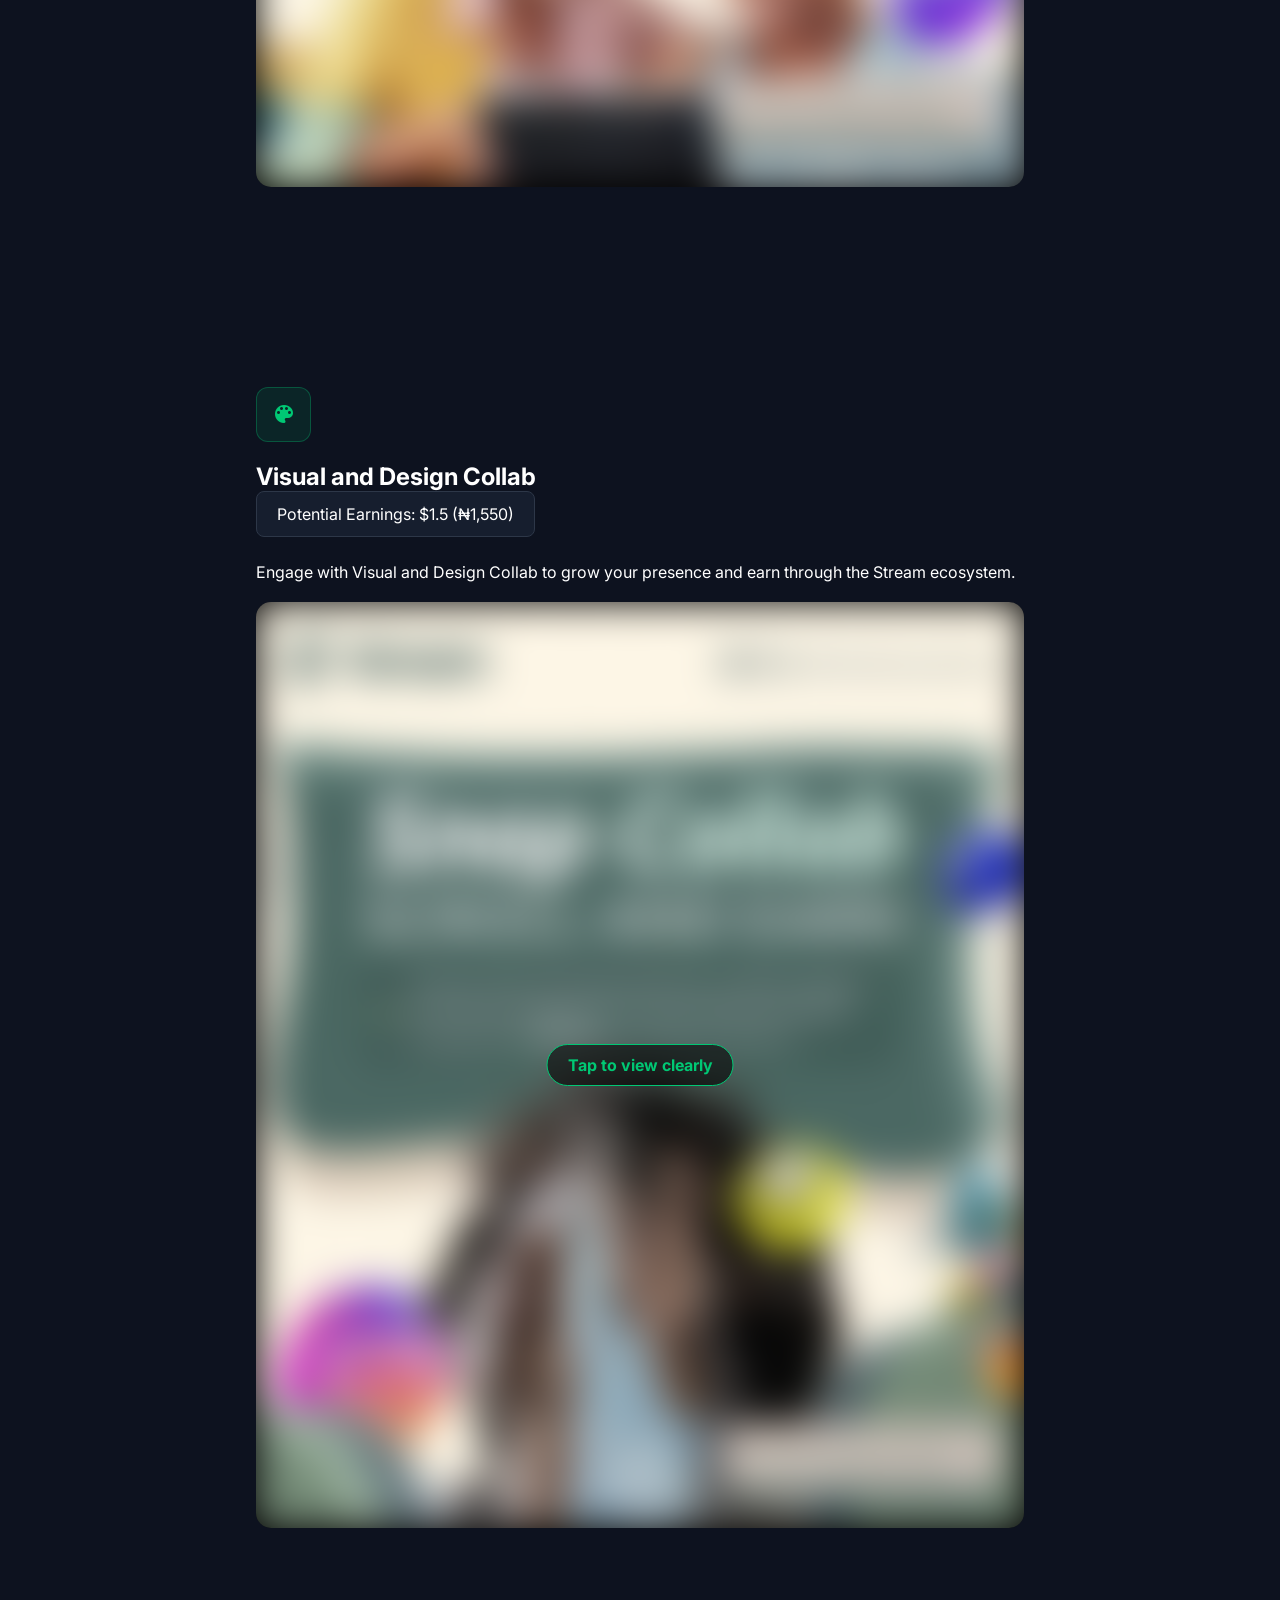
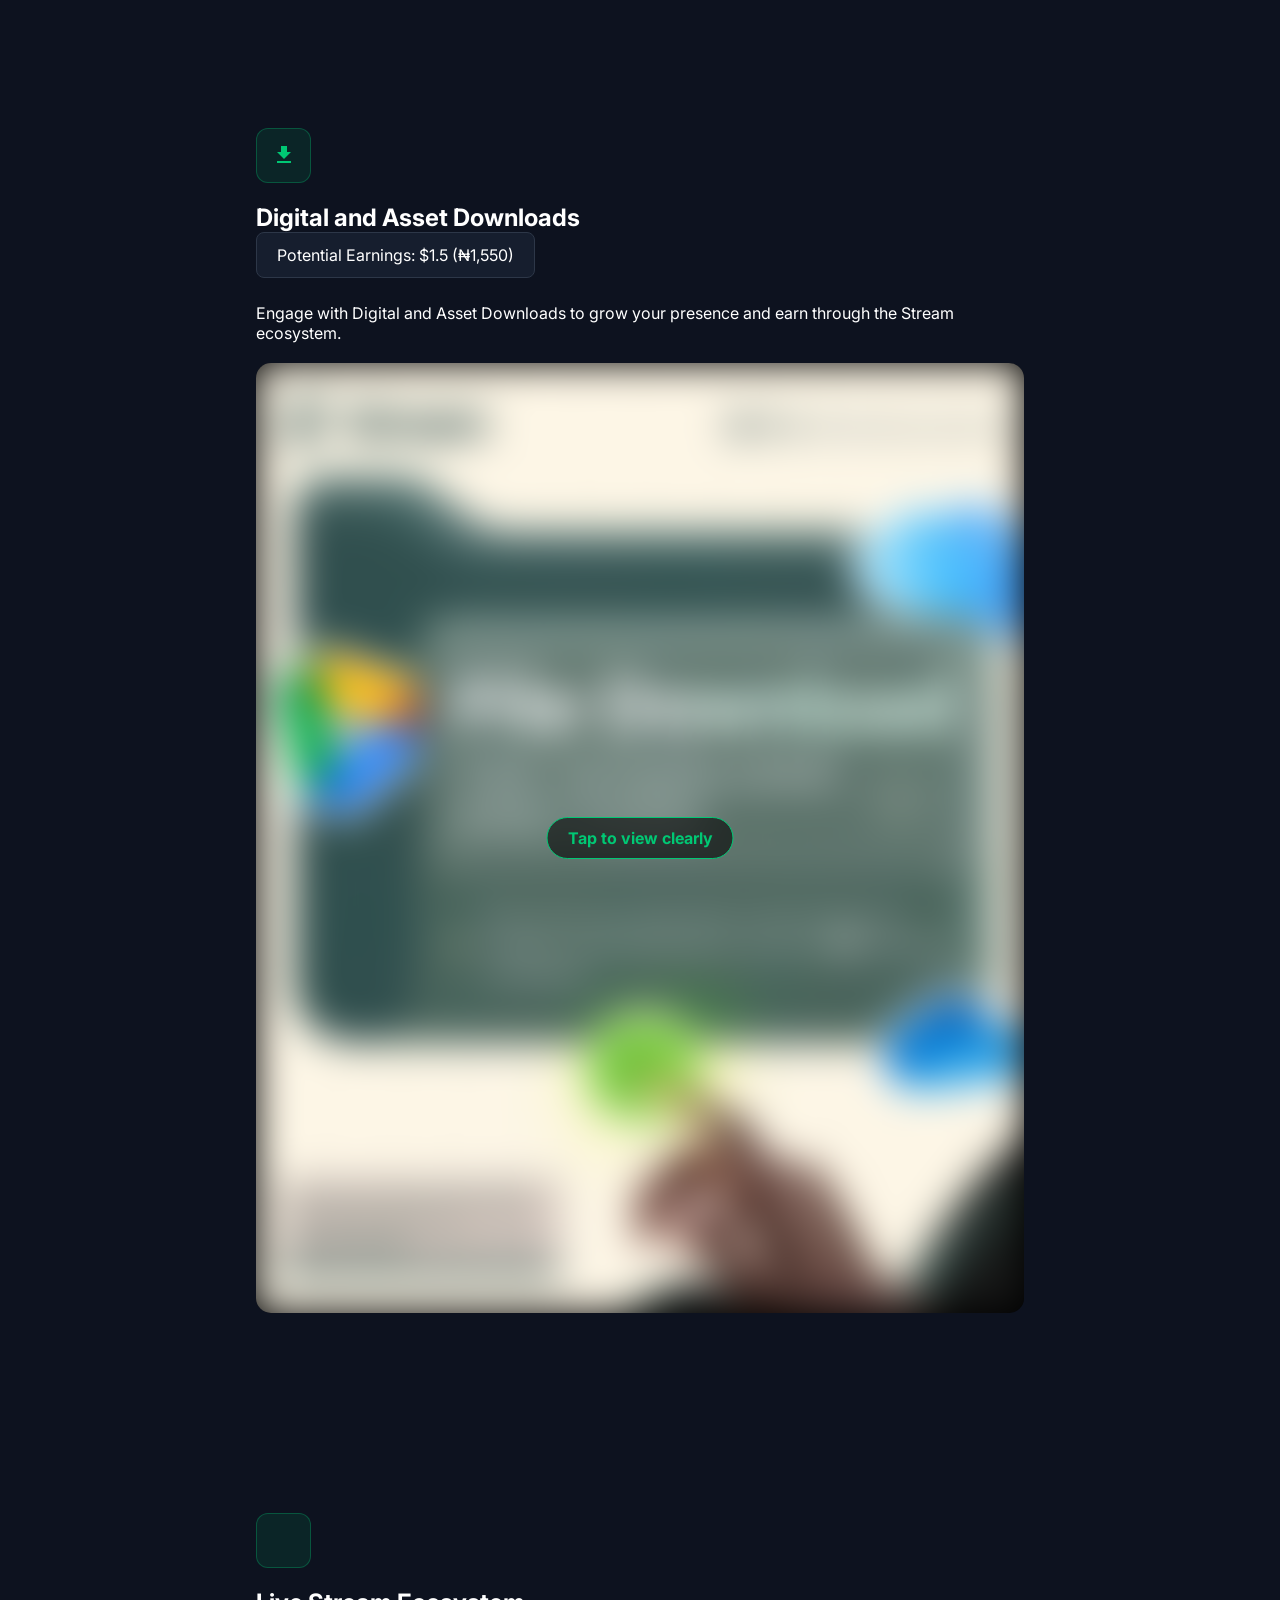
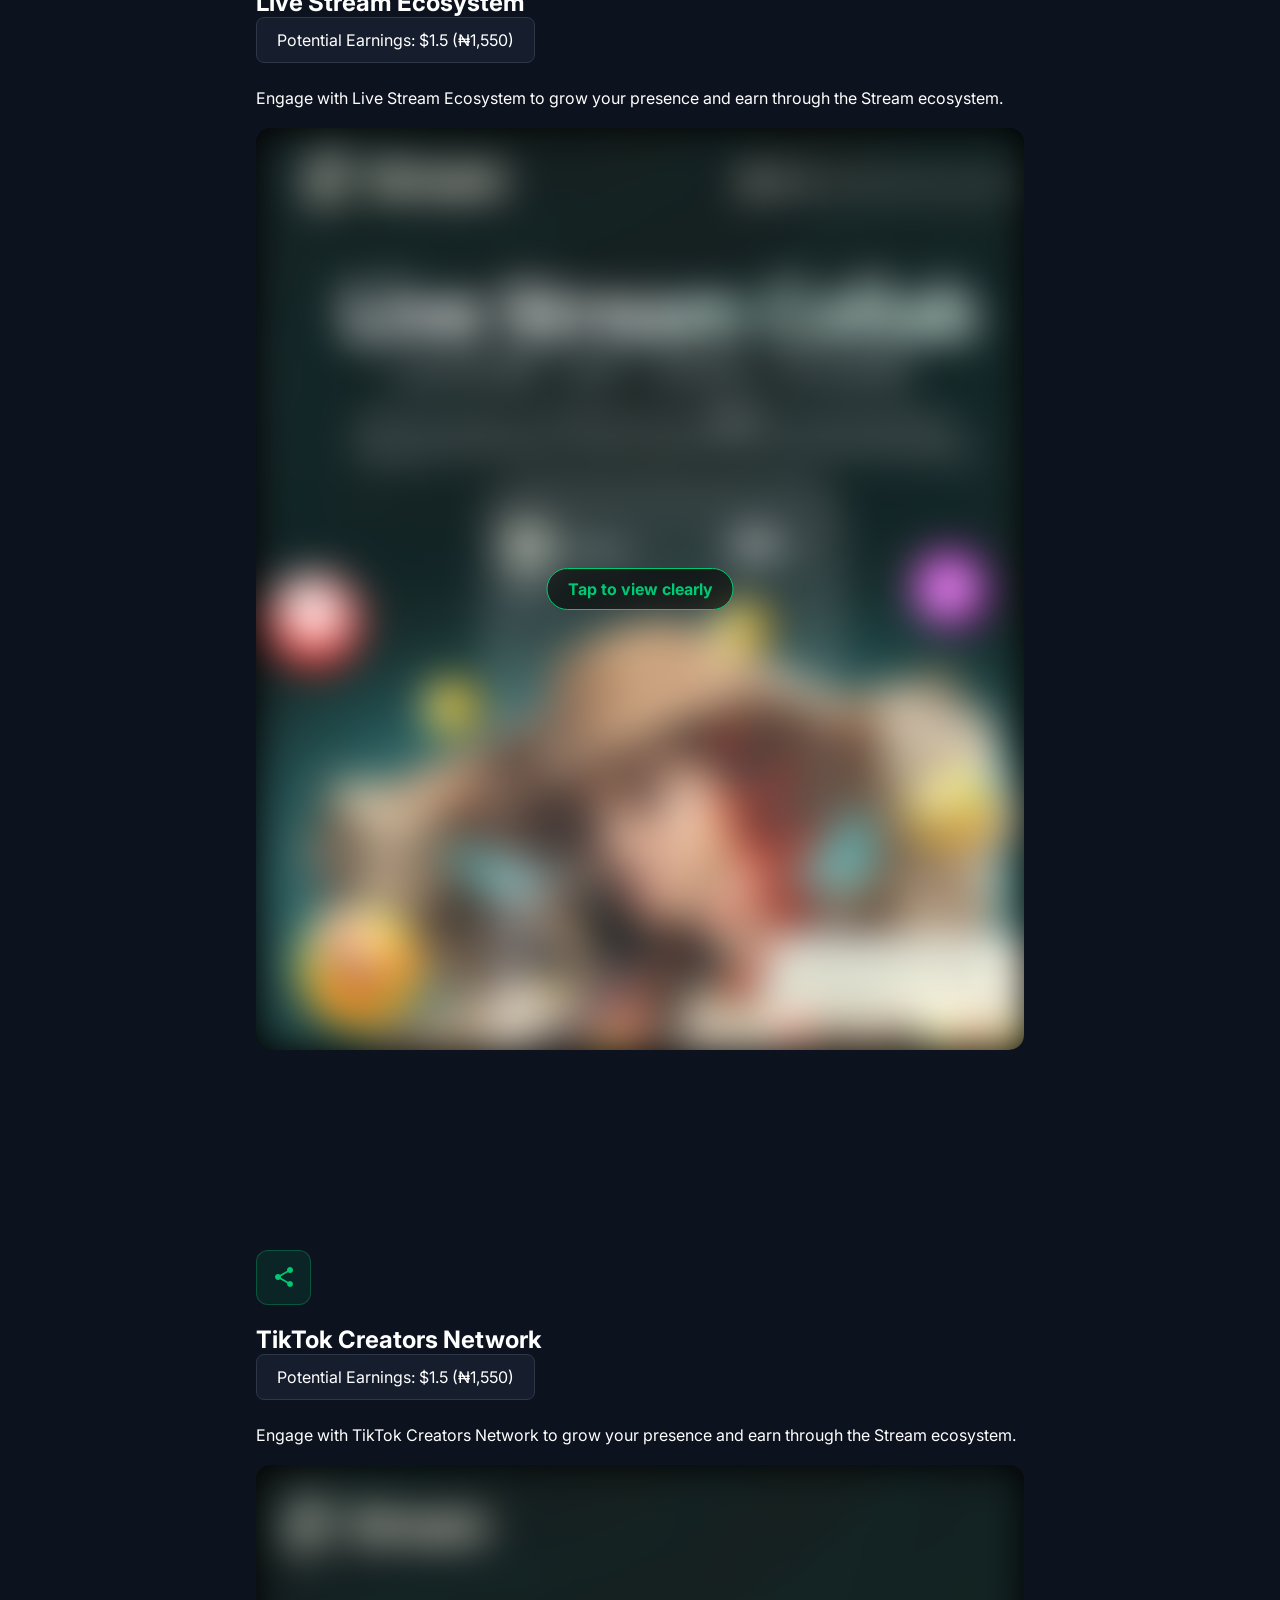
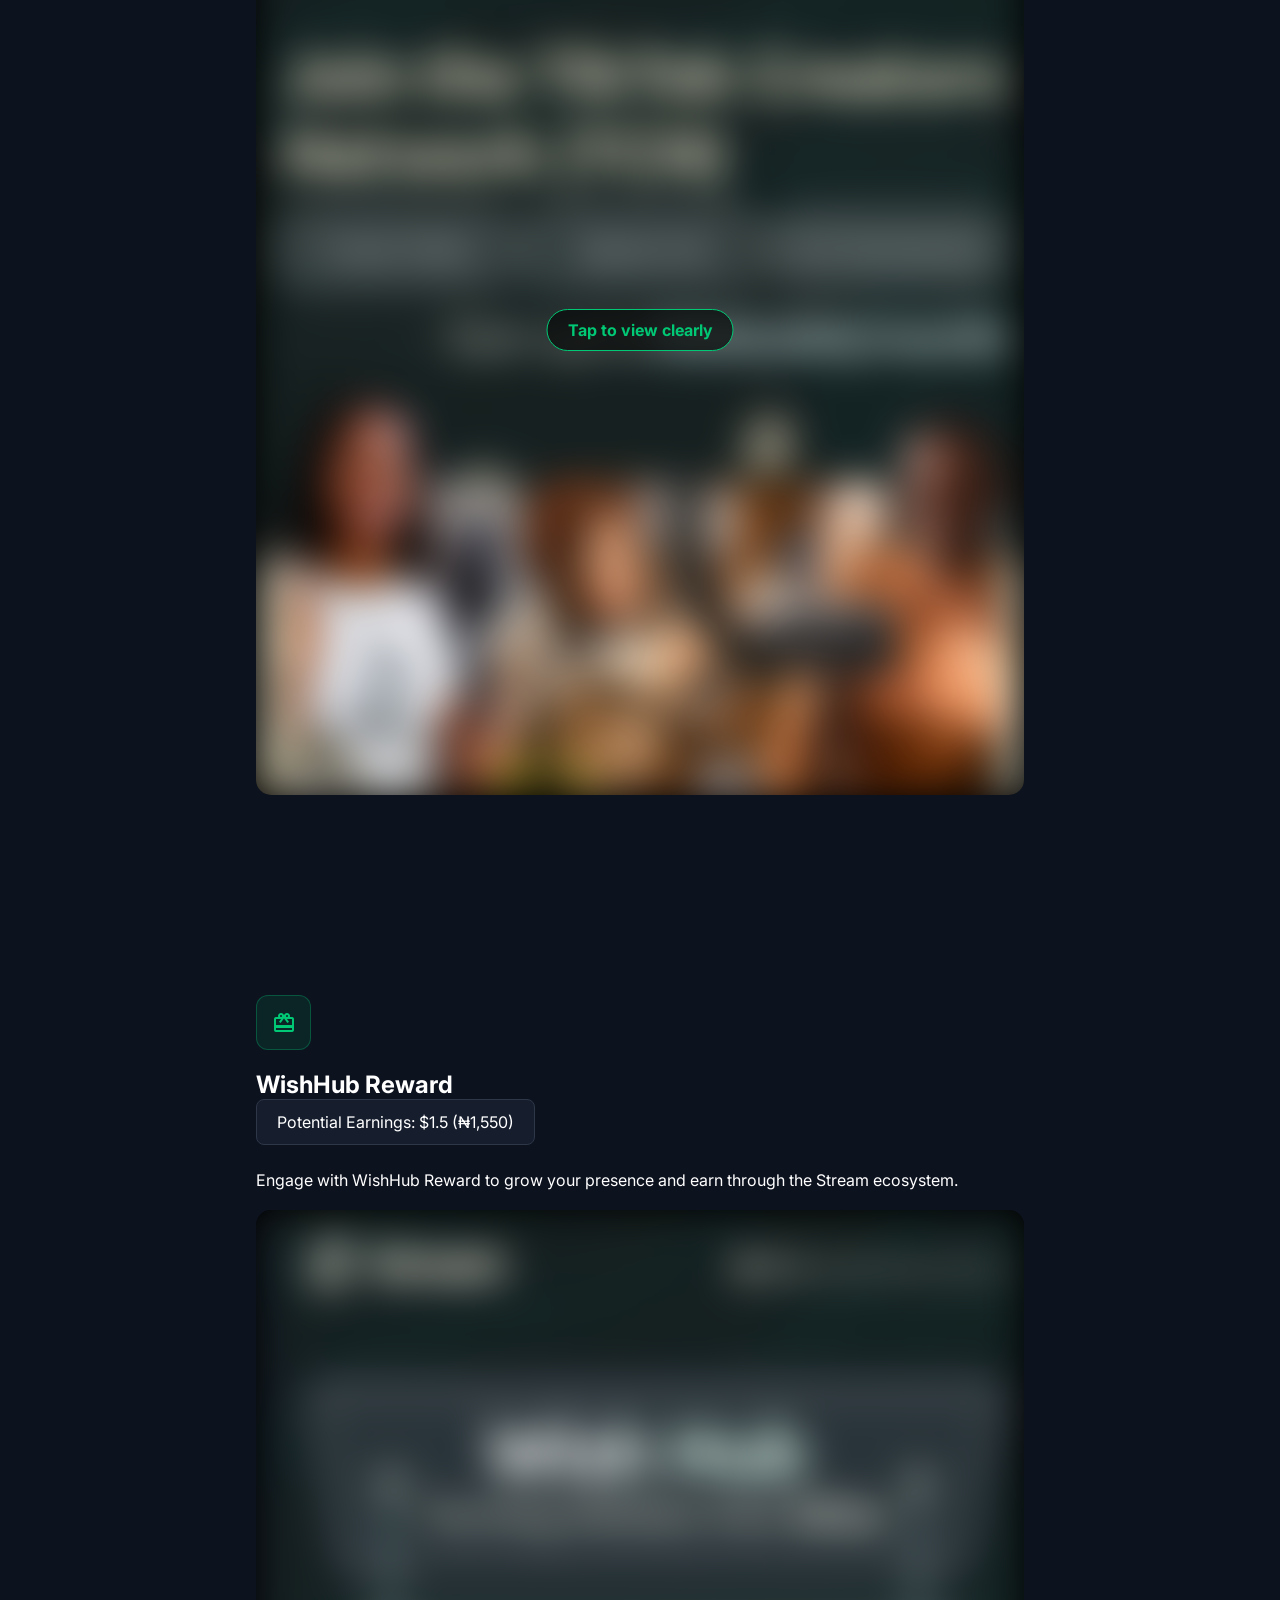
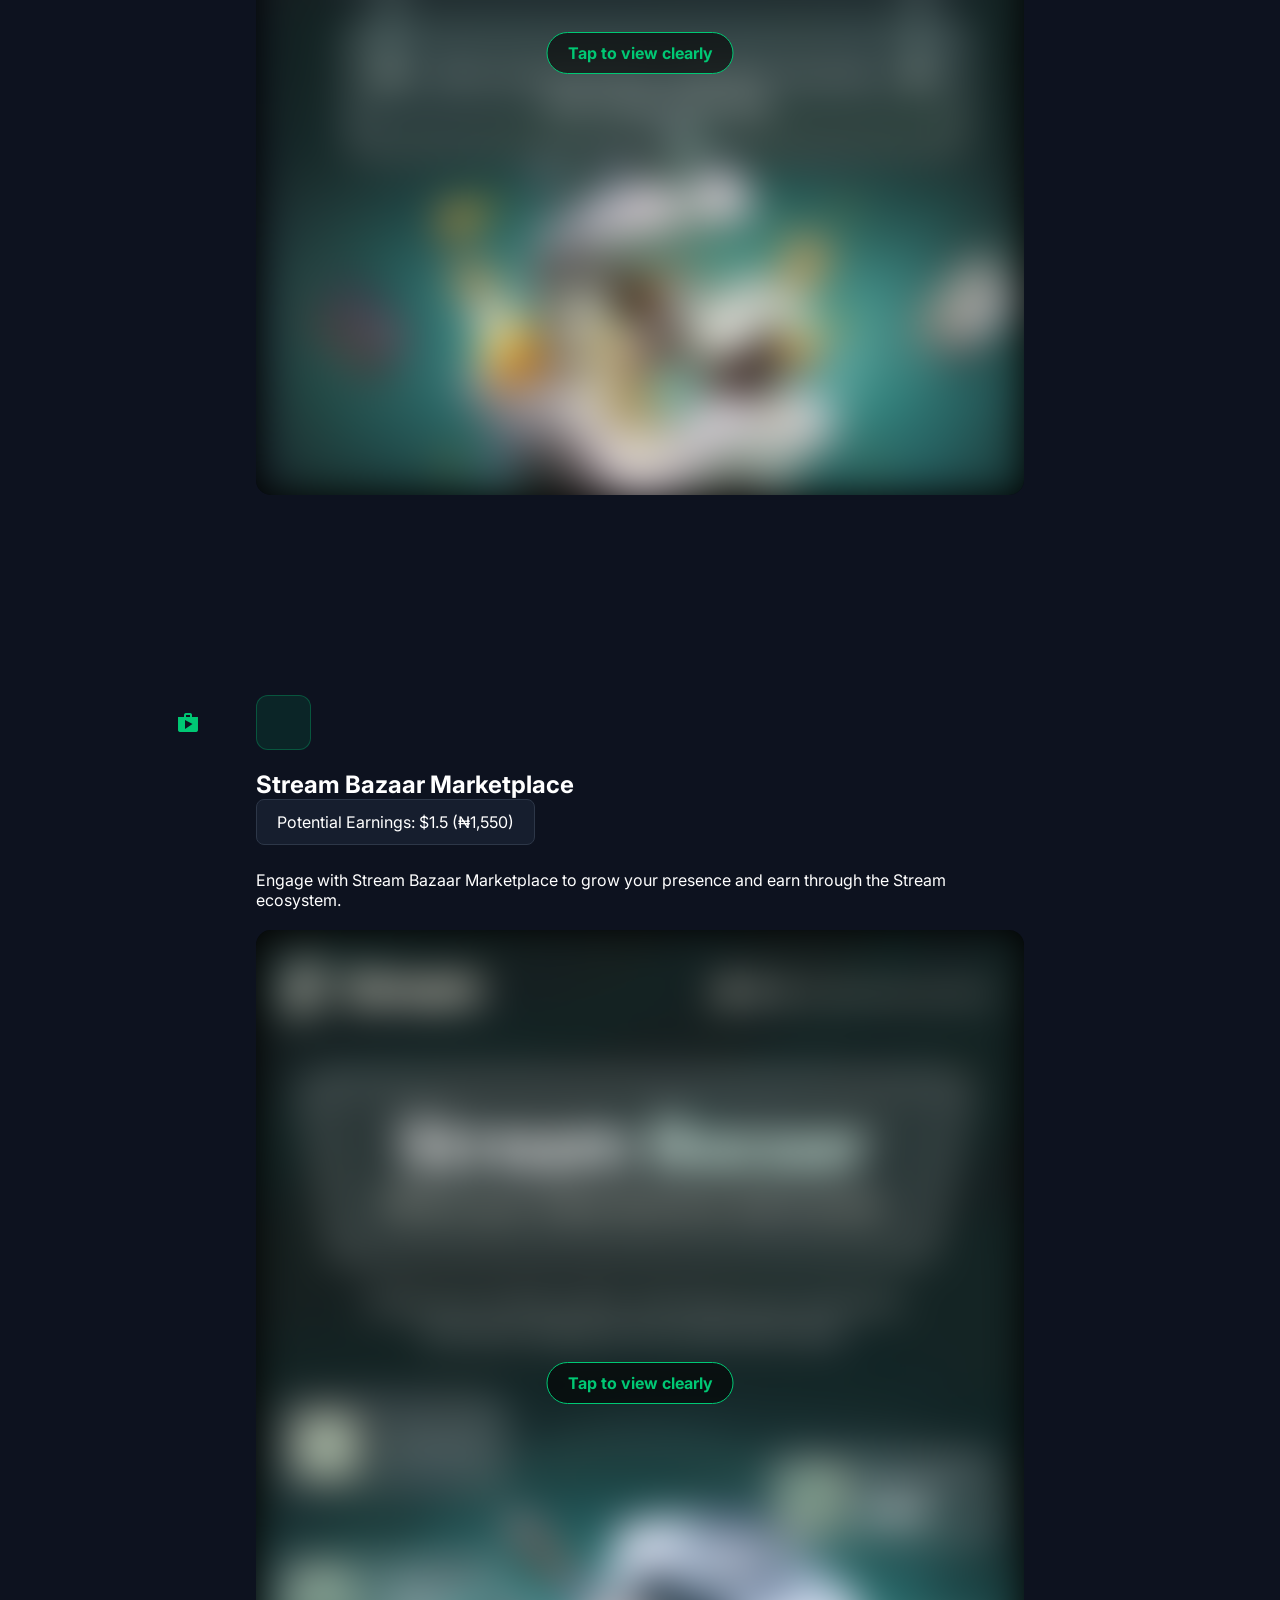
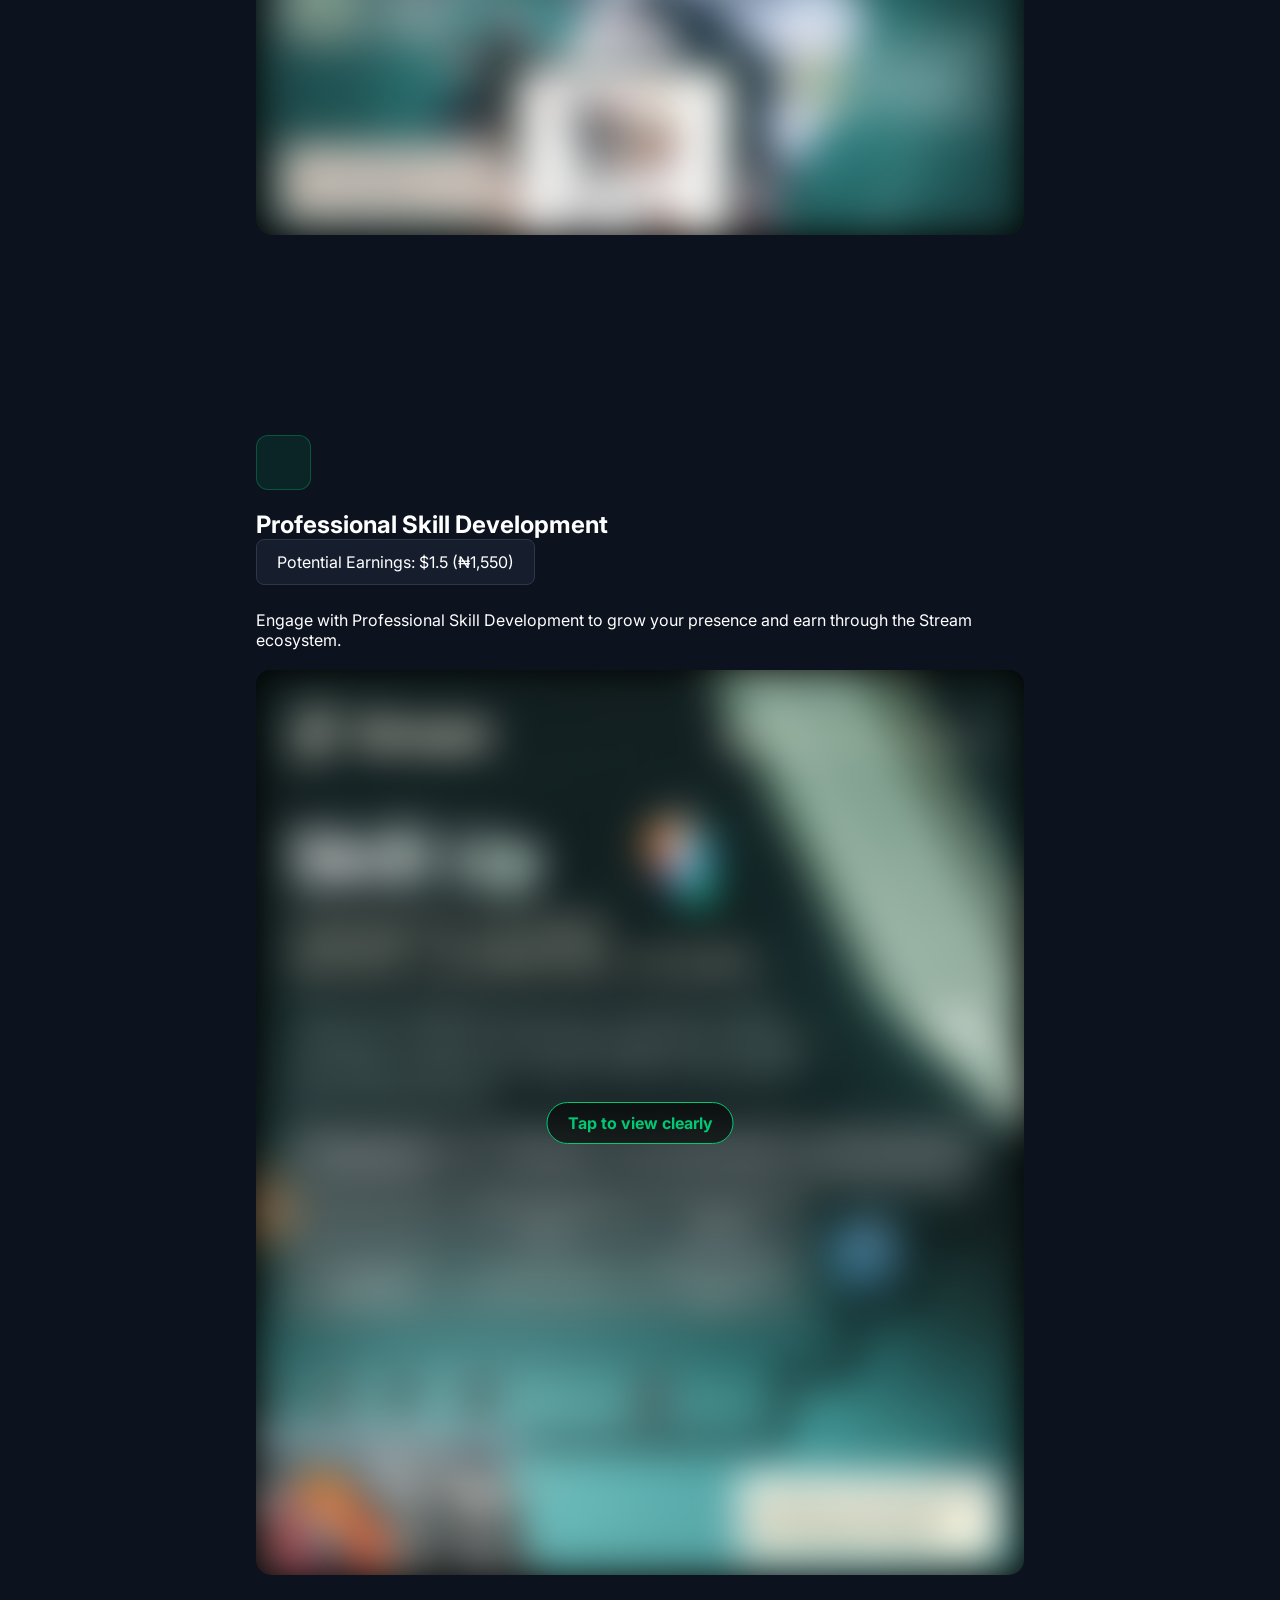
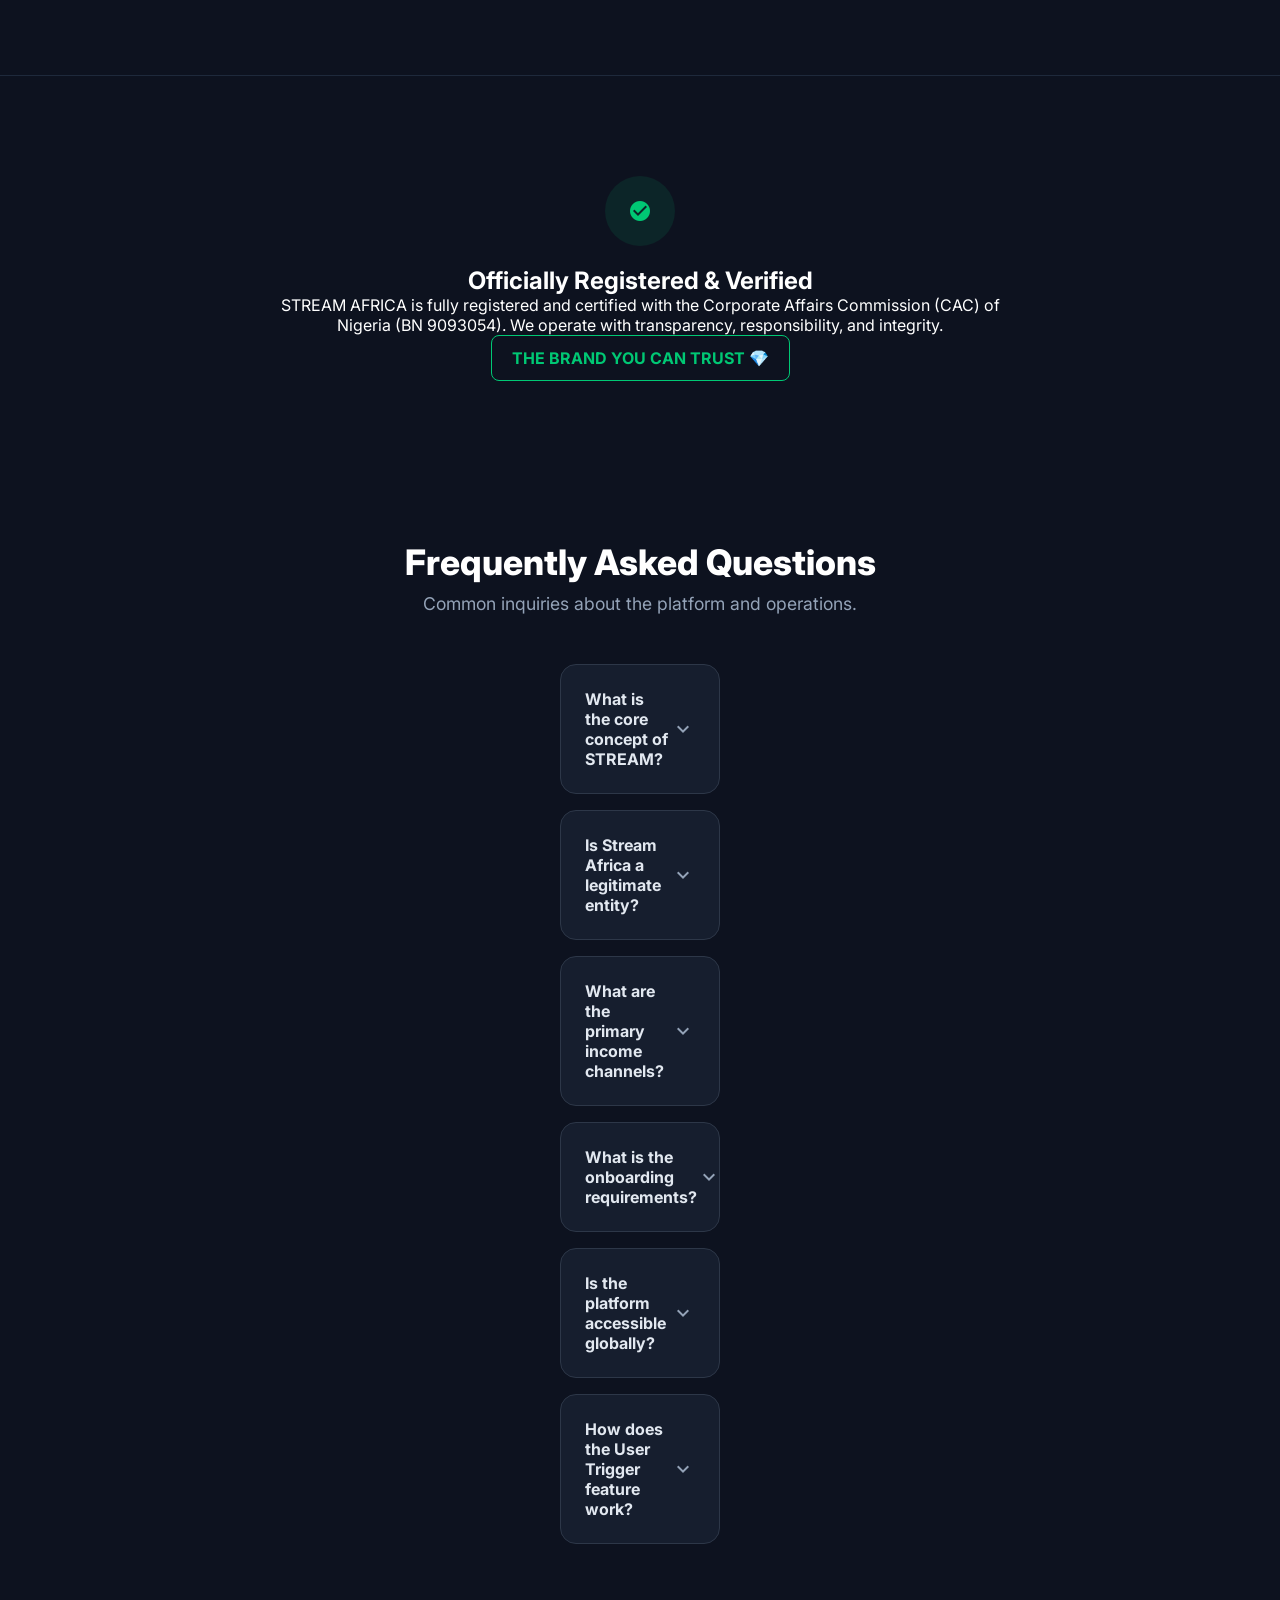
<file: index.html.html>
<!DOCTYPE html>
<html lang="en">
<head>
    <meta charset="UTF-8">
    <meta name="viewport" content="width=device-width, initial-scale=1.0">
    <title>Stream Africa </title>
    <link href="https://fonts.googleapis.com/css2?family=Inter:wght@400;700;800&display=swap" rel="stylesheet">
    <link href="https://fonts.googleapis.com/icon?family=Material+Icons" rel="stylesheet">
    <link rel="stylesheet" href="style.css.css">
</head>
<body>

    <nav class="navbar">
        <div class="logo-container">
            <div class="logo-icon"><img src="logo.png.png" width="20px" alt=""></div> 
            <span class="brand-name">Stream</span>
        </div>
        <div class="hamburger" id="hamburger">
            <span class="bar"></span><span class="bar"></span><span class="bar"></span>
        </div>
        <ul class="nav-menu" id="nav-menu">
           
        </ul>
    </nav>

    <header class="hero" id="hero">
        <h1>Life in Motion. <span class="highlight">Income in Continuous Flow.</span></h1>
        <p class="hero-subtext">This is more than a brand. This is the movement redefining the digital economy in 2026. Welcome to Stream Africa.</p>
        <div class="cta-buttons">
            <a href="sign.html" class="btn btn-primary">Start Earning Now &rarr;</a>
            <a href="#vision" class="btn btn-secondary">Learn More</a>
        </div>
    </header>

    <section class="features-grid">
        <div class="feature-item"><div class="icon-box"><span class="material-icons">check_circle</span></div><h3>CAC Verified</h3><p>FULLY REGISTERED</p></div>
        <div class="feature-item"><div class="icon-box"><span class="material-icons">public</span></div><h3>Global Access</h3><p>NO BORDERS</p></div>
        <div class="feature-item"><div class="icon-box"><span class="material-icons">schedule</span></div><h3>Daily Flow</h3><p>CONTINUOUS EARNINGS</p></div>
        <div class="feature-item"><div class="icon-box"><span class="material-icons">lock</span></div><h3>Secure</h3><p>TRUSTED PLATFORM</p></div>
    </section>

    <section class="vision-section" id="vision">
        <p class="section-label">OUR VISION</p>
        <h2>Turning entertainment into income for everyday digital creators.</h2>
        <div class="vision-content">
            <p>Stream is built on one powerful vision: to turn entertainment
                 into income for everyday Africans and digital creators around the world.</p>
                 <div class="image-wrapper" onclick="toggleBlur(this)">
                <img src="WhatsApp Image 2026-01-24 at 6.32.34 PM.jpeg" alt="Audio Collab" class="blur-img">
                <div class="tap-overlay">Tap to view clearly</div>
        </div>
    </section>

    <section class="ecosystem-header">
        <h2 class="eco-title">Earning Ecosystem</h2>
        <div class="green-divider"></div>
        <p class="eco-subtext">A comprehensive suite of tools designed to monetize digital engagement through multiple high-value streams.</p>
    </section>

    <div id="collab-container">
        <section class="collab-section">
            <div class="collab-icon-box"><span class="material-icons">music_note</span></div>
            <h2>Audio Collaboration</h2>
            <div class="earnings-badge"><span class="label">Potential Earnings:</span> <span class="value">$1.5 (₦1,550)</span></div>
            <p class="collab-desc">Audio Collab allows Streamers to collaborate directly with artists, record labels, and music distributors by engaging with official audio content.</p>
            <div class="image-wrapper" onclick="toggleBlur(this)">
                <img src="WhatsApp Image 2026-01-24 at 6.35.41 PM.jpeg" alt="Audio Collab" class="blur-img">
                <div class="tap-overlay">Tap to view clearly</div>
            </div>
        </section>
    </div>

    <section class="registration-section">
        <div class="reg-icon-box"><span class="material-icons">check_circle</span></div>
        <h2 class="reg-title">Officially Registered & Verified</h2>
        <div class="reg-content">
            <p>STREAM AFRICA is fully registered and certified with the Corporate Affairs Commission (CAC) of Nigeria (BN 9093054). We operate with transparency, responsibility, and integrity.</p>
        </div>
        <div class="trust-badge">THE BRAND YOU CAN TRUST 💎</div>
    </section>

    <section class="faq-section" id="faq">
        <div class="faq-intro">
            <h2 class="faq-main-title">Frequently Asked Questions</h2>
            <p class="faq-main-subtitle">Common inquiries about the platform and operations.</p>
        </div>

        <div class="faq-container">
            <div class="faq-item">
                <div class="faq-question" onclick="toggleFaq(this)">
                    <span>What is the core concept of STREAM?</span>
                    <span class="material-icons chevron">expand_more</span>
                </div>
                <div class="faq-answer">
                    <div class="answer-inner">
                        <p>The core concept is to monetize digital engagement, turning content consumption into a collaborative earning stream for creators and users alike.</p>
                    </div>
                </div>
            </div>

            <div class="faq-item">
                <div class="faq-question" onclick="toggleFaq(this)">
                    <span>Is Stream Africa a legitimate entity?</span>
                    <span class="material-icons chevron">expand_more</span>
                </div>
                <div class="faq-answer">
                    <div class="answer-inner">
                        <p>Yes, Stream Africa is a fully registered entity with the Corporate Affairs Commission (CAC) of Nigeria (BN 9093054), ensuring transparency and legal compliance.</p>
                    </div>
                </div>
            </div>

            <div class="faq-item">
                <div class="faq-question" onclick="toggleFaq(this)">
                    <span>What are the primary income channels?</span>
                    <span class="material-icons chevron">expand_more</span>
                </div>
                <div class="faq-answer">
                    <div class="answer-inner">
                        <p>Primary channels include Audio/Video Collaboration, Digital Asset Downloads, TikTok Creators Network, and the Stream Bazaar Marketplace.</p>
                    </div>
                </div>
            </div>

            <div class="faq-item">
                <div class="faq-question" onclick="toggleFaq(this)">
                    <span>What is the onboarding requirements?</span>
                    <span class="material-icons chevron">expand_more</span>
                </div>
                <div class="faq-answer">
                    <div class="answer-inner">
                        <p>Onboarding requires a valid registration on the platform, a digital wallet for earnings, and a commitment to engaging with brand collaboration tasks.</p>
                    </div>
                </div>
            </div>

            <div class="faq-item">
                <div class="faq-question" onclick="toggleFaq(this)">
                    <span>Is the platform accessible globally?</span>
                    <span class="material-icons chevron">expand_more</span>
                </div>
                <div class="faq-answer">
                    <div class="answer-inner">
                        <p>Yes, STREAM AFRICA operates without borders. The platform is designed for a global audience, allowing users from any location to participate and earn without restriction.</p>
                    </div>
                </div>
            </div>

            <div class="faq-item">
                <div class="faq-question" onclick="toggleFaq(this)">
                    <span>How does the User Trigger feature work?</span>
                    <span class="material-icons chevron">expand_more</span>
                </div>
                <div class="faq-answer">
                    <div class="answer-inner">
                        <p>The User Trigger feature automates engagement alerts, allowing users to respond to high-value collaboration opportunities in real-time to maximize earnings.</p>
                    </div>
                </div>
            </div>
        </div>
    </section>

    <footer class="main-footer">
    <div class="footer-brand">
        <div class="footer-logo">
            <div class="logo-icon"><img src="logo.png.png" width="20px" alt=""></div> 
            <span class="brand-name">Stream</span>
        </div>
        <p class="footer-desc">
            Life in Motion. Income in Continuous Flow. We are a fully registered and certified digital earning platform designed for the modern economy.
        </p>
        <div class="social-icons">
            <a href="https://twitter.com/yourhandle" target="_blank" aria-label="Twitter">
                <i class="fab fa-twitter"></i>
            </a>
            <a href="https://instagram.com/yourhandle" target="_blank" aria-label="Instagram">
                <i class="fab fa-instagram"></i>
            </a>
            <a href="https://linkedin.com/company/yourhandle" target="_blank" aria-label="LinkedIn">
                <i class="fab fa-linkedin-in"></i>
            </a>
        </div>
    </div>

    <div class="footer-links">
        <h3>Legal</h3>
        <ul>
            <li><a href="/terms">Terms of Service</a></li>
            <li><a href="/privacy">Privacy Policy</a></li>
            <li><a href="/disclaimer">Disclaimer</a></li>
            <li><a href="/refunds">Refund Policy</a></li>
        </ul>
    </div>

    <div class="footer-contact">
        <h3>Contact</h3>
        <div class="contact-item">
            <span class="material-icons">mail_outline</span>
            <a href="mailto:support@streamafrica.com">support@streamafrica.com</a>
        </div>
        <div class="contact-item">
            <span class="material-icons">location_on</span>
            <span>Lagos, Nigeria</span>
        </div>
        <div class="contact-item">
            <span class="material-icons">verified</span>
            <span>CAC: BN 9093054</span>
        </div>
    </div>
</footer>

<div id="notification-toast" class="notification-toast">
    <div class="notif-icon"><span class="material-icons">verified</span></div>
    <div class="notif-content">
        <p id="notif-text">Someone just registered</p>
        <span class="notif-time">Just now</span>
    </div>
</div>

    <script>
        document.getElementById('hamburger').addEventListener('click', () => {
            document.getElementById('nav-menu').classList.toggle('active');
        });

        function toggleBlur(element) {
            const img = element.querySelector('img');
            img.classList.toggle('clear');
            element.querySelector('.tap-overlay').style.display = img.classList.contains('clear') ? 'none' : 'block';
        }

        function toggleFaq(element) {
            const item = element.parentElement;
            const isActive = item.classList.contains('active');
            document.querySelectorAll('.faq-item').forEach(i => i.classList.remove('active'));
            if (!isActive) item.classList.add('active');
        }

        const sections = [
    { title: "Video Collaboration", icon: "videocam", img: "WhatsApp Image 2026-01-24 at 7.04.03 PM.jpeg" },
    { title: "Visual and Design Collab", icon: "palette", img: "WhatsApp Image 2026-01-24 at 7.05.41 PM.jpeg" },
    { title: "Digital and Asset Downloads", icon: "file_download", img: "WhatsApp Image 2026-01-24 at 7.08.17 PM.jpeg" },
    { title: "Live Stream Ecosystem", icon: "sensors", img: "WhatsApp Image 2026-01-24 at 7.09.57 PM.jpeg" },
    { title: "TikTok Creators Network", icon: "share", img: "WhatsApp Image 2026-01-24 at 7.11.24 PM.jpeg" },
    { title: "WishHub Reward", icon: "card_giftcard", img: "WhatsApp Image 2026-01-24 at 7.12.49 PM.jpeg" },
    { title: "Stream Bazaar Marketplace", icon: "shopping_bag", img: "WhatsApp Image 2026-01-24 at 7.46.58 PM.jpeg" },
    { title: "Professional Skill Development", icon: "psychology", img: "WhatsApp Image 2026-01-24 at 7.48.21 PM.jpeg" }
];

       const container = document.getElementById('collab-container');

sections.forEach(item => {
    container.innerHTML += `
        <section class="collab-section">
            <div class="collab-icon-box"><span class="material-icons">${item.icon}</span></div>
            <h2>${item.title}</h2>
            <div class="earnings-badge">
                <span class="label">Potential Earnings:</span> 
                <span class="value">$1.5 (₦1,550)</span>
            </div>
            <p class="collab-desc">Engage with ${item.title} to grow your presence and earn through the Stream ecosystem.</p>
            
            <div class="image-wrapper" onclick="toggleBlur(this)">
                <img src="${item.img}" class="blur-img">
                <div class="tap-overlay">Tap to view clearly</div>
            </div>
        </section>`;
});
    </script>

    <script>
        const names = ["Emeka", "Sarah", "Olamide", "Blessing", "Chidi", "Fatima", "Kweku", "Zainab", "Tunde", "Amina", "Ngozi","Esosa","Isaac"];
const locations = ["Lagos", "Accra", "Abuja", "Nairobi", "Port Harcourt", "Johannesburg", "Uyo", "kano", "Imo", "Enugu", "Bayalsa","Kaduna"];

function showNotification() {
    const toast = document.getElementById('notification-toast');
    const text = document.getElementById('notif-text');
    
    // Pick random data
    const randomName = names[Math.floor(Math.random() * names.length)];
    const randomLoc = locations[Math.floor(Math.random() * locations.length)];
    
    text.innerHTML = `${randomName} from ${randomLoc} <span style="color:var(--accent-green)">registered to Stream</span>`;
    
    // Show toast
    toast.classList.add('show');
    
    // Hide toast after 5 seconds
    setTimeout(() => {
        toast.classList.remove('show');
    }, 5000);
}

// Start the loop: Show first one after 4 seconds, then repeat every 12 seconds
setTimeout(() => {
    showNotification();
    setInterval(showNotification, 12000); 
}, 4000);
    </script>
</body>
</html>
</file>
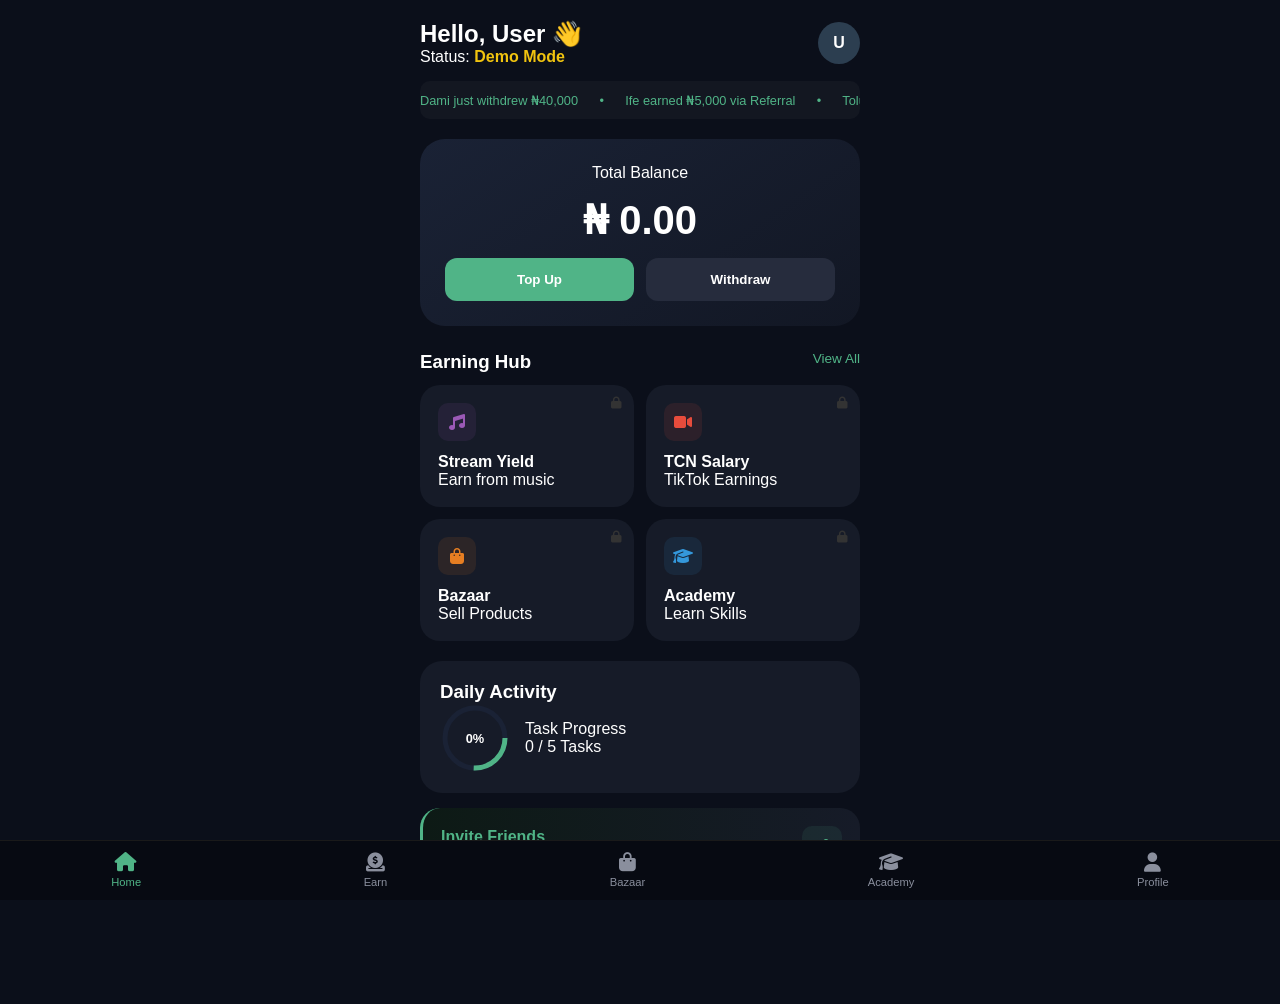
<file: pay.html>
<!DOCTYPE html>
<html lang="en">
<head>
    <meta charset="UTF-8">
    <meta name="viewport" content="width=device-width, initial-scale=1.0">
    <title>Earning Hub</title>
    <link rel="stylesheet" href="style3.css">
    <link rel="stylesheet" href="https://cdnjs.cloudflare.com/ajax/libs/font-awesome/6.4.0/css/all.min.css">
</head>
<body>

    <div class="app-container">
        <header>
            <div class="user-info">
                <h2 id="greeting">Hello, User 👋</h2>
                <p class="status">Status: <span>Demo Mode</span></p>
            </div>
            <div class="profile-circle" id="profileInitials">U</div>
        </header>

        <div class="ticker-wrap">
            <div class="ticker" id="withdrawalTicker"></div>
        </div>

        <div class="balance-card">
            <p>Total Balance</p>
            <h1>₦ 0.00</h1>
            <div class="action-buttons">
                <button class="btn btn-topup" onclick="showPopup()">Top Up</button>
                <button class="btn btn-withdraw" onclick="showPopup()">Withdraw</button>
            </div>
        </div>

        <section class="earning-hub">
            <div class="section-header">
                <h3>Earning Hub</h3>
                <a href="#" class="view-all">View All</a>
            </div>
            <div class="grid">
                <div class="card" onclick="showPopup()">
                    <i class="fa-solid fa-lock lock-icon"></i>
                    <div class="icon-box music"><i class="fa-solid fa-music"></i></div>
                    <h4>Stream Yield</h4>
                    <p>Earn from music</p>
                </div>
                <div class="card" onclick="showPopup()">
                    <i class="fa-solid fa-lock lock-icon"></i>
                    <div class="icon-box tiktok"><i class="fa-solid fa-video"></i></div>
                    <h4>TCN Salary</h4>
                    <p>TikTok Earnings</p>
                </div>
                <div class="card" onclick="showPopup()">
                    <i class="fa-solid fa-lock lock-icon"></i>
                    <div class="icon-box bazaar"><i class="fa-solid fa-bag-shopping"></i></div>
                    <h4>Bazaar</h4>
                    <p>Sell Products</p>
                </div>
                <div class="card" onclick="showPopup()">
                    <i class="fa-solid fa-lock lock-icon"></i>
                    <div class="icon-box academy"><i class="fa-solid fa-graduation-cap"></i></div>
                    <h4>Academy</h4>
                    <p>Learn Skills</p>
                </div>
            </div>
        </section>

        <section class="daily-activity">
            <div class="activity-card" onclick="showPopup()">
                <h3>Daily Activity</h3>
                <div class="activity-content">
                    <div class="progress-container">
                        <svg class="progress-ring" width="70" height="70">
                            <circle class="progress-ring__background" stroke="#1a2235" stroke-width="5" fill="transparent" r="30" cx="35" cy="35"/>
                            <circle class="progress-ring__circle" stroke="#50b487" stroke-width="5" fill="transparent" r="30" cx="35" cy="35"/>
                        </svg>
                        <div class="progress-text">0%</div>
                    </div>
                    <div class="task-info">
                        <p class="task-label">Task Progress</p>
                        <p class="task-count">0 / 5 Tasks</p>
                    </div>
                </div>
            </div>
        </section>

        <section class="invite-section">
            <div class="invite-card" onclick="showPopup()">
                <div class="invite-text">
                    <h3 class="green-title">Invite Friends</h3>
                    <p>Earn ₦5,000 per invite</p>
                </div>
                <div class="share-icon-box">
                    <i class="fa-solid fa-share-nodes"></i>
                </div>
            </div>
        </section>

        <nav class="bottom-nav">
            <div class="nav-item active" onclick="location.href='index.html';"><i class="fa-solid fa-house"></i><span>Home</span></div>
            <div class="nav-item" onclick="showPopup()"><i class="fa-solid fa-circle-dollar-to-slot"></i><span>Earn</span></div>
            <div class="nav-item" onclick="showPopup()"><i class="fa-solid fa-bag-shopping"></i><span>Bazaar</span></div>
            <div class="nav-item" onclick="showPopup()"><i class="fa-solid fa-graduation-cap"></i><span>Academy</span></div>
            <div class="nav-item" onclick="showPopup()"><i class="fa-solid fa-user"></i><span>Profile</span></div>
        </nav>
    </div>

    <div id="activationModal" class="modal-overlay">
        <div class="modal-content">
            <span class="close-btn" onclick="closePopup()">&times;</span>
            <div class="modal-icon-container">
                <div class="lock-circle"><i class="fa-solid fa-lock"></i></div>
            </div>
            <h2 class="modal-title">Activate Lifetime Access</h2>
            <p class="modal-description">
                You are currently in Demo Mode. To unlock earning features, withdraw funds, and access the Bazaar, please complete your one-time activation.
            </p>
            <button class="btn-activate" onclick="goToActivation()">Activate Now - ₦12,000</button>
        </div>
    </div>

    <div id="notification-container"></div>

    <script src="script2.js"></script>
</body>
</html>
</file>
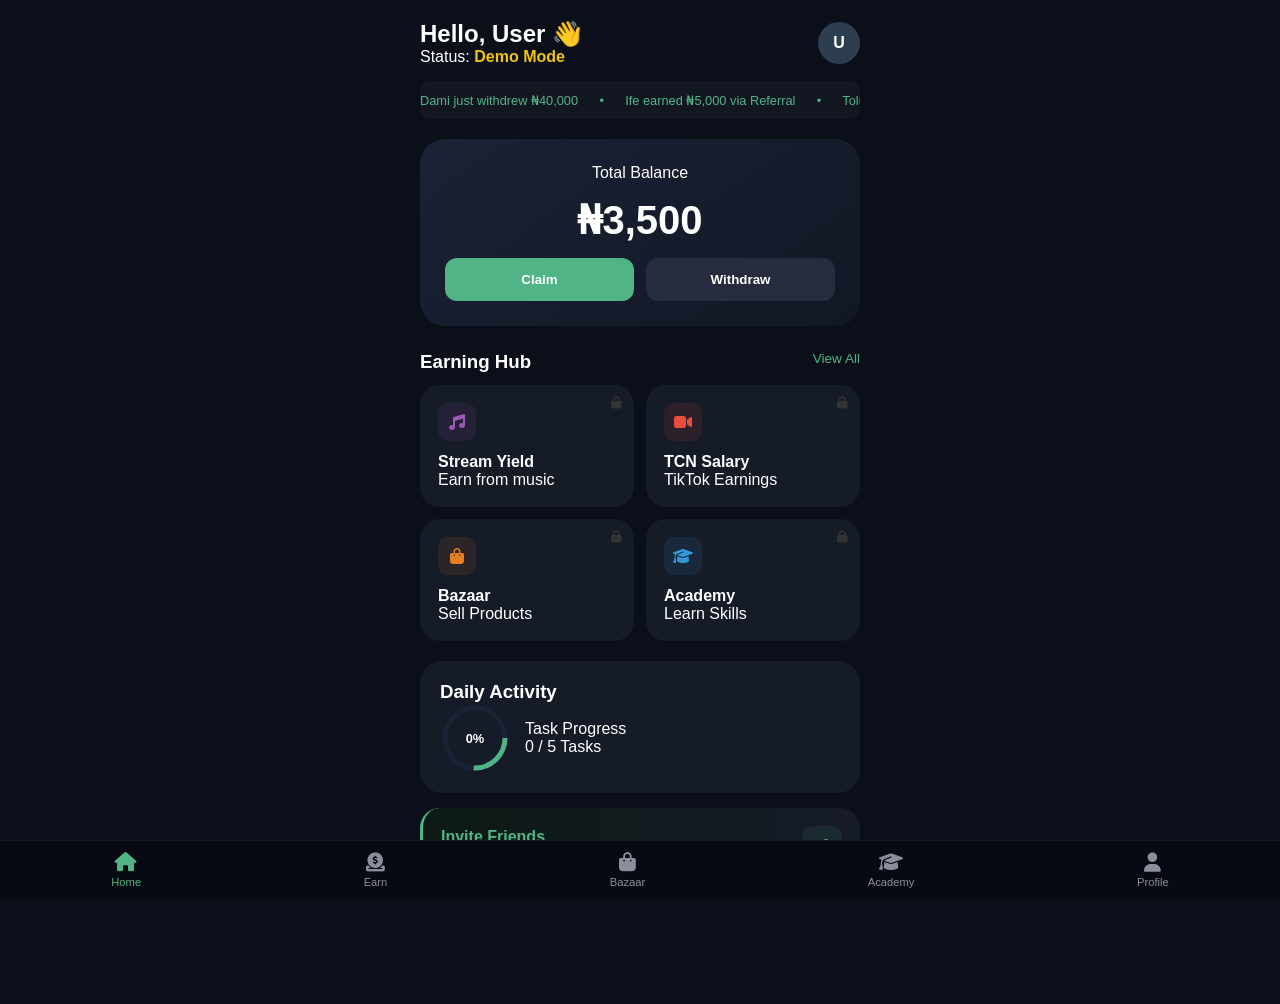
<file: pay.html.html>
<!DOCTYPE html>
<html lang="en">
<head>
    <meta charset="UTF-8">
    <meta name="viewport" content="width=device-width, initial-scale=1.0">
    <title>Earning Hub</title>
    <link rel="stylesheet" href="style3.css.css">
    <link rel="stylesheet" href="https://cdnjs.cloudflare.com/ajax/libs/font-awesome/6.4.0/css/all.min.css">
</head>
<body>

    <div class="app-container">
        <header>
            <div class="user-info">
                <h2 id="greeting">Hello, User 👋</h2>
                <p class="status">Status: <span>Demo Mode</span></p>
            </div>
            <div class="profile-circle" id="profileInitials">U</div>
        </header>

        <div class="ticker-wrap">
            <div class="ticker" id="withdrawalTicker"></div>
        </div>

        <div class="balance-card">
            <p>Total Balance</p>
            <h1>₦3,500</h1>
            <div class="action-buttons">
                <button class="btn btn-topup" onclick="showPopup()">Claim</button>
                <button class="btn btn-withdraw" onclick="showPopup()">Withdraw</button>
            </div>
        </div>

        <section class="earning-hub">
            <div class="section-header">
                <h3>Earning Hub</h3>
                <a href="#" class="view-all">View All</a>
            </div>
            <div class="grid">
                <div class="card" onclick="showPopup()">
                    <i class="fa-solid fa-lock lock-icon"></i>
                    <div class="icon-box music"><i class="fa-solid fa-music"></i></div>
                    <h4>Stream Yield</h4>
                    <p>Earn from music</p>
                </div>
                <div class="card" onclick="showPopup()">
                    <i class="fa-solid fa-lock lock-icon"></i>
                    <div class="icon-box tiktok"><i class="fa-solid fa-video"></i></div>
                    <h4>TCN Salary</h4>
                    <p>TikTok Earnings</p>
                </div>
                <div class="card" onclick="showPopup()">
                    <i class="fa-solid fa-lock lock-icon"></i>
                    <div class="icon-box bazaar"><i class="fa-solid fa-bag-shopping"></i></div>
                    <h4>Bazaar</h4>
                    <p>Sell Products</p>
                </div>
                <div class="card" onclick="showPopup()">
                    <i class="fa-solid fa-lock lock-icon"></i>
                    <div class="icon-box academy"><i class="fa-solid fa-graduation-cap"></i></div>
                    <h4>Academy</h4>
                    <p>Learn Skills</p>
                </div>
            </div>
        </section>

        <section class="daily-activity">
            <div class="activity-card" onclick="showPopup()">
                <h3>Daily Activity</h3>
                <div class="activity-content">
                    <div class="progress-container">
                        <svg class="progress-ring" width="70" height="70">
                            <circle class="progress-ring__background" stroke="#1a2235" stroke-width="5" fill="transparent" r="30" cx="35" cy="35"/>
                            <circle class="progress-ring__circle" stroke="#50b487" stroke-width="5" fill="transparent" r="30" cx="35" cy="35"/>
                        </svg>
                        <div class="progress-text">0%</div>
                    </div>
                    <div class="task-info">
                        <p class="task-label">Task Progress</p>
                        <p class="task-count">0 / 5 Tasks</p>
                    </div>
                </div>
            </div>
        </section>

        <section class="invite-section">
            <div class="invite-card" onclick="showPopup()">
                <div class="invite-text">
                    <h3 class="green-title">Invite Friends</h3>
                    <p>Earn ₦5,000 per invite</p>
                </div>
                <div class="share-icon-box">
                    <i class="fa-solid fa-share-nodes"></i>
                </div>
            </div>
        </section>

        <nav class="bottom-nav">
            <div class="nav-item active" onclick="location.href='index.html.html';"><i class="fa-solid fa-house"></i><span>Home</span></div>
            <div class="nav-item" onclick="showPopup()"><i class="fa-solid fa-circle-dollar-to-slot"></i><span>Earn</span></div>
            <div class="nav-item" onclick="showPopup()"><i class="fa-solid fa-bag-shopping"></i><span>Bazaar</span></div>
            <div class="nav-item" onclick="showPopup()"><i class="fa-solid fa-graduation-cap"></i><span>Academy</span></div>
            <div class="nav-item" onclick="showPopup()"><i class="fa-solid fa-user"></i><span>Profile</span></div>
        </nav>
    </div>

    <div id="activationModal" class="modal-overlay">
        <div class="modal-content">
            <span class="close-btn" onclick="closePopup()">&times;</span>
            <div class="modal-icon-container">
                <div class="lock-circle"><i class="fa-solid fa-lock"></i></div>
            </div>
            <h2 class="modal-title">Activate Lifetime Access</h2>
            <p class="modal-description">
                You are currently in Demo Mode. To unlock earning features, withdraw funds, and access the Bazaar, please complete your one-time activation.
            </p>
            <button class="btn-activate" onclick="goToActivation()">Activate Now - ₦3,600</button>
        </div>
    </div>

    <div id="notification-container"></div>

    <script src="script2.js"></script>
</body>
</html>
</file>
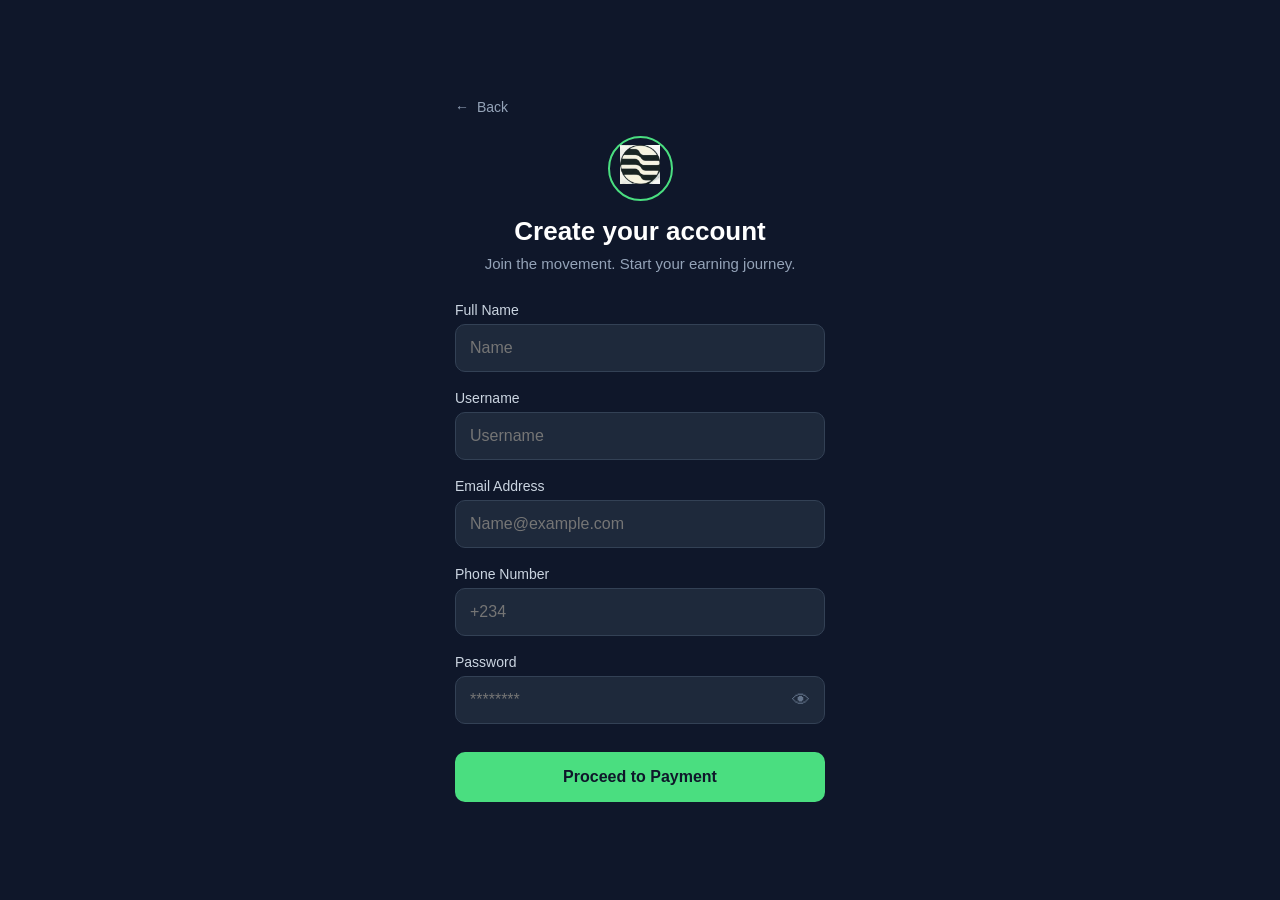
<file: sign.html>
<!DOCTYPE html>
<html lang="en">
<head>
    <meta charset="UTF-8">
    <meta name="viewport" content="width=device-width, initial-scale=1.0">
    <title>Sign Up | Create Account</title>
    <link rel="stylesheet" href="style2.css">
</head>
<body>

    <div class="signup-container">
        <nav class="top-nav">
            <a href="index.html" class="back-link">
                <span class="arrow">←</span> Back
            </a>
        </nav>

        <div class="header">
            <div class="logo-circle">
                <span class="logo-icon"> <img src="logo.png.png" width="40px" alt=""> </span>
            </div>
            <h1>Create your account</h1>
            <p>Join the movement. Start your earning journey.</p>
        </div>

        <form id="signupForm">
            <div class="input-group">
                <label for="fullName">Full Name</label>
                <input type="text" id="fullName" placeholder="Name" required>
            </div>

            <div class="input-group">
                <label for="username">Username</label>
                <input type="text" id="username" placeholder="Username" required>
            </div>

            <div class="input-group">
                <label for="email">Email Address</label>
                <input type="email" id="email" placeholder="Name@example.com" required>
            </div>

            <div class="input-group">
                <label for="phone">Phone Number</label>
                <input type="tel" id="phone" placeholder="+234" required>
            </div>

            <div class="input-group">
                <label for="password">Password</label>
                <div class="password-wrapper">
                    <input type="password" id="password" placeholder="********" required>
                    <span class="toggle-password" id="eyeIcon">👁</span>
                </div>
            </div>

            
            <button type="submit" class="payment-btn">Proceed to Payment</button>
        </form>
    </div>

    <script src="script.js"></script>
</body>
</html>
</file>
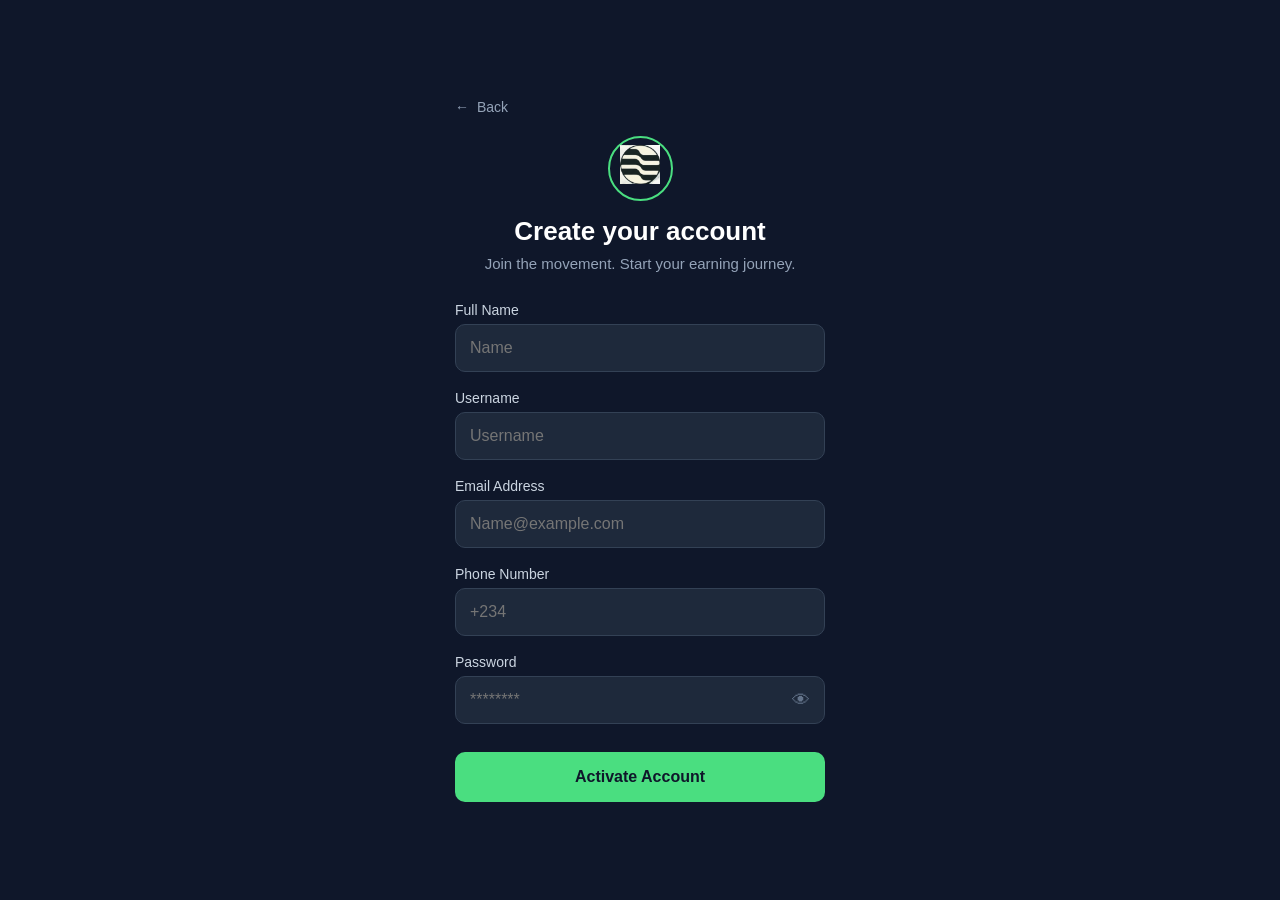
<file: sign.html.html>
<!DOCTYPE html>
<html lang="en">
<head>
    <meta charset="UTF-8">
    <meta name="viewport" content="width=device-width, initial-scale=1.0">
    <title>Sign Up | Create Account</title>
    <link rel="stylesheet" href="style2.css.css">
</head>
<body>

    <div class="signup-container">
        <nav class="top-nav">
            <a href="index.html.html" class="back-link">
                <span class="arrow">←</span> Back
            </a>
        </nav>

        <div class="header">
            <div class="logo-circle">
                <span class="logo-icon"> <img src="logo.png.png" width="40px" alt=""> </span>
            </div>
            <h1>Create your account</h1>
            <p>Join the movement. Start your earning journey.</p>
        </div>

        <form id="signupForm">
            <div class="input-group">
                <label for="fullName">Full Name</label>
                <input type="text" id="fullName" placeholder="Name" required>
            </div>

            <div class="input-group">
                <label for="username">Username</label>
                <input type="text" id="username" placeholder="Username" required>
            </div>

            <div class="input-group">
                <label for="email">Email Address</label>
                <input type="email" id="email" placeholder="Name@example.com" required>
            </div>

            <div class="input-group">
                <label for="phone">Phone Number</label>
                <input type="tel" id="phone" placeholder="+234" required>
            </div>

            <div class="input-group">
                <label for="password">Password</label>
                <div class="password-wrapper">
                    <input type="password" id="password" placeholder="********" required>
                    <span class="toggle-password" id="eyeIcon">👁</span>
                </div>
            </div>

            
            <button type="submit" class="payment-btn">Activate Account</button>
        </form>
    </div>

    <script src="script.js"></script>
</body>
</html>
</file>
<file: style.css.css>
:root {
    --bg-color: #0d121f;
    --accent-green: #00c874;
    --text-dim: #94a3b8;
    --card-bg: #161e2e;
    --inner-bg: #0a0f1a;
}

* { margin: 0; padding: 0; box-sizing: border-box; }
body { background: var(--bg-color); color: white; font-family: 'Inter', sans-serif; overflow-x: hidden; }

/* NAVIGATION */
.navbar { display: flex; justify-content: space-between; align-items: center; padding: 20px 6%; position: sticky; top: 0; background: var(--bg-color); z-index: 1000; }
.logo-icon { width: 32px; height: 32px; background: #1e293b; color: var(--accent-green); display: flex; align-items: center; justify-content: center; border-radius: 4px; font-weight: 800; }
.brand-name { font-size: 1.5rem; font-weight: 700; margin-left: 10px; }
.hamburger { cursor: pointer; display: flex; flex-direction: column; gap: 5px; }
.bar { width: 22px; height: 2px; background: white; }
.nav-menu { position: fixed; right: -100%; top: 70px; background: var(--bg-color); width: 100%; height: 100vh; transition: 0.3s; display: flex; flex-direction: column; align-items: center; padding-top: 50px; list-style: none; }
.nav-menu.active { right: 0; }

/* HERO & GRID */
.hero { padding: 60px 6% 40px; }
h1 { font-size: 2.8rem; font-weight: 800; line-height: 1.1; margin-bottom: 25px; }
.highlight { color: var(--accent-green); display: block; }
.hero-subtext { color: var(--text-dim); margin-bottom: 35px; line-height: 1.6; }
.btn { padding: 18px; border-radius: 50px; text-align: center; font-weight: 700; text-decoration: none; display: block; margin-bottom: 12px; }
.btn-primary { background: var(--accent-green); color: #000; }
.btn-secondary { border: 1px solid #334155; color: white; }

.features-grid { display: grid; grid-template-columns: 1fr 1fr; gap: 20px; padding: 40px 6%; text-align: center; }
.icon-box { width: 60px; height: 60px; background: #1e293b; border-radius: 15px; display: flex; align-items: center; justify-content: center; margin: 0 auto 15px; color: var(--accent-green); }

/* VISION & ECOSYSTEM HEADER */
.vision-section { padding: 60px 6%; }
.section-label { color: var(--accent-green); font-size: 0.8rem; font-weight: 700; letter-spacing: 2px; margin-bottom: 15px; }
.ecosystem-header { padding: 60px 6% 20px; text-align: center; }
.eco-title { font-size: 2.4rem; font-weight: 800; margin-bottom: 10px; }
.green-divider { width: 50px; height: 4px; background: var(--accent-green); margin: 0 auto 20px; }
.eco-subtext { color: var(--text-dim); max-width: 500px; margin: 0 auto; line-height: 1.6; }

/* COLLAB & REGISTRATION */
.collab-section { padding: 40px 6%; }
.collab-icon-box { width: 55px; height: 55px; background: rgba(0, 200, 116, 0.1); border: 1px solid rgba(0, 200, 116, 0.3); border-radius: 12px; display: flex; align-items: center; justify-content: center; color: var(--accent-green); margin-bottom: 20px; }
.earnings-badge { background: var(--card-bg); border: 1px solid #2d3748; padding: 12px 20px; border-radius: 8px; margin-bottom: 25px; display: inline-block; }
.registration-section { padding: 80px 6% 40px; text-align: center; border-top: 1px solid #1e293b; }
.reg-icon-box { width: 70px; height: 70px; background: rgba(0, 200, 116, 0.1); border-radius: 50%; display: flex; align-items: center; justify-content: center; margin: 0 auto 20px; color: var(--accent-green); }
.trust-badge { display: inline-block; padding: 12px 20px; border: 1px solid var(--accent-green); border-radius: 8px; color: var(--accent-green); font-weight: 700; }

/* REFINED FAQ PANEL STYLES */
.faq-intro { text-align: center; padding: 60px 6% 20px; }
.faq-main-title { font-size: 2.2rem; font-weight: 800; margin-bottom: 10px; }
.faq-main-subtitle { color: var(--text-dim); margin-bottom: 30px; font-size: 1.1rem; }
.faq-container { padding: 0 6% 100px; max-width: 800px; margin: 0 auto; }

.faq-item {
    background: var(--card-bg);
    border: 1px solid #2d3748;
    border-radius: 16px;
    margin-bottom: 16px;
    transition: 0.3s ease;
}

.faq-question {
    padding: 24px;
    display: flex;
    justify-content: space-between;
    align-items: center;
    cursor: pointer;
    font-weight: 700;
    color: #e2e8f0;
}

.faq-question .chevron { color: var(--text-dim); transition: 0.4s; }

.faq-answer {
    max-height: 0;
    overflow: hidden;
    transition: max-height 0.4s cubic-bezier(0.4, 0, 0.2, 1);
}

.answer-inner { padding: 0 24px 24px; }
.answer-inner p {
    color: var(--text-dim);
    line-height: 1.7;
    background: var(--inner-bg);
    padding: 20px;
    border-radius: 12px;
    border: 1px solid rgba(255,255,255,0.05);
}

/* Active State */
.faq-item.active { border-color: var(--accent-green); }
.faq-item.active .faq-question { color: var(--accent-green); }
.faq-item.active .chevron { transform: rotate(180deg); color: var(--accent-green); }
.faq-item.active .faq-answer { max-height: 500px; }

/* BLUR EFFECT */
.image-wrapper { position: relative; border-radius: 15px; overflow: hidden; cursor: pointer; background: #000; margin-top: 20px; }
.blur-img { width: 100%; filter: blur(20px); transition: 0.5s; display: block; }
.blur-img.clear { filter: blur(0); }
.tap-overlay { position: absolute; top: 50%; left: 50%; transform: translate(-50%, -50%); background: rgba(0,0,0,0.6); color: var(--accent-green); padding: 10px 20px; border-radius: 30px; border: 1px solid var(--accent-green); font-weight: 700; }

/* --- FOOTER SPECIFIC STYLES --- */
.main-footer { 
    background: var(--footer-bg); 
    padding: 60px 6%; 
    border-top: 1px solid #1e293b; 
}

.footer-brand .footer-logo { 
    display: flex; 
    align-items: center; 
    margin-bottom: 20px; 
}

.footer-desc { 
    color: var(--text-dim); 
    line-height: 1.6; 
    margin-bottom: 25px; 
    max-width: 400px; 
}

/* SOCIAL MEDIA ICONS STYLE */
.social-icons { 
    display: flex; 
    gap: 15px; 
    margin-bottom: 40px; 
}

.social-icons a { 
    width: 40px; 
    height: 40px; 
    background: #1e293b; 
    border-radius: 50%; 
    display: flex; 
    align-items: center; 
    justify-content: center; 
    color: var(--text-dim); /* Icon color */
    text-decoration: none; 
    transition: 0.3s ease; 
    font-size: 1.1rem; /* Adjusts icon size */
}

.social-icons a:hover { 
    color: var(--accent-green); 
    background: #2d3748; 
    transform: translateY(-3px); 
}

/* FOOTER LINKS & CONTACT */
.main-footer h3 { 
    font-size: 1.3rem; 
    margin-bottom: 25px; 
    font-weight: 700; 
    color: white; 
}

.footer-links ul { 
    list-style: none; 
}

.footer-links li { 
    margin-bottom: 15px; 
}

.footer-links a { 
    color: var(--text-dim); 
    text-decoration: none; 
    transition: 0.3s; 
}

.footer-links a:hover { 
    color: white; 
    padding-left: 5px; 
}

.contact-item { 
    display: flex; 
    align-items: center; 
    gap: 12px; 
    margin-bottom: 20px; 
    color: var(--text-dim); 
}

.contact-item a { 
    color: var(--text-dim); 
    text-decoration: underline; 
    text-decoration-color: var(--accent-green); 
}

.contact-item .material-icons { 
    color: var(--accent-green); 
    font-size: 20px; 
}

/* DESKTOP GRID FOR FOOTER */
@media (min-width: 1024px) {
    .main-footer { 
        display: grid; 
        grid-template-columns: 2fr 1fr 1fr; 
        gap: 40px; 
        padding-left: 10%; 
        padding-right: 10%; 
    }
}

.notification-toast {
    position: fixed;
    bottom: -100px; /* Hidden by default */
    left: 20px;
    background: var(--card-bg);
    border: 1px solid var(--accent-green);
    padding: 15px 20px;
    border-radius: 12px;
    display: flex;
    align-items: center;
    gap: 15px;
    box-shadow: 0 10px 30px rgba(0, 0, 0, 0.5), 0 0 10px rgba(0, 200, 116, 0.2);
    z-index: 9999;
    transition: bottom 0.5s cubic-bezier(0.68, -0.55, 0.265, 1.55);
    min-width: 280px;
}

.notification-toast.show {
    bottom: 30px; /* Slide up */
}

.notif-icon {
    background: rgba(0, 200, 116, 0.1);
    color: var(--accent-green);
    width: 35px;
    height: 35px;
    border-radius: 50%;
    display: flex;
    align-items: center;
    justify-content: center;
}

.notif-content p {
    font-size: 0.9rem;
    font-weight: 700;
    color: white;
    margin: 0;
}

.notif-time {
    font-size: 0.75rem;
    color: var(--text-dim);
}

@media (min-width: 1024px) {
    .hero, .vision-section, .collab-section, .registration-section { padding: 100px 20%; }
    .features-grid { grid-template-columns: repeat(4, 1fr); padding: 80px 20%; }
    .faq-container { padding: 0 25% 100px; }
}
</file>
<file: style3.css>
:root {
    --bg-color: #0b0f1a;
    --card-bg: #161b28;
    --primary-green: #50b487;
    --primary-blue: #3498db;
    --text-main: #ffffff;
    --text-dim: #8a8f9d;
}

* { margin: 0; padding: 0; box-sizing: border-box; font-family: 'Segoe UI', sans-serif; }
body { background-color: var(--bg-color); color: var(--text-main); overflow-x: hidden; }
.app-container { padding: 20px; padding-bottom: 120px; max-width: 480px; margin: auto; }

/* Header */
header { display: flex; justify-content: space-between; align-items: center; margin-bottom: 15px; }
.status span { color: #f1c40f; font-weight: bold; }
.profile-circle { width: 42px; height: 42px; background: #2c3e50; border-radius: 50%; display: flex; align-items: center; justify-content: center; font-weight: bold; }

/* Ticker */
.ticker-wrap { background: rgba(255,255,255,0.03); padding: 10px 0; margin-bottom: 20px; overflow: hidden; white-space: nowrap; border-radius: 10px; }
.ticker { display: inline-block; animation: ticker 30s linear infinite; color: var(--primary-green); font-size: 0.8rem; }
@keyframes ticker { 0% { transform: translateX(100%); } 100% { transform: translateX(-100%); } }

/* Balance Card */
.balance-card { background: linear-gradient(145deg, #1a2235, #121724); padding: 25px; border-radius: 25px; text-align: center; margin-bottom: 25px; }
.balance-card h1 { font-size: 2.5rem; margin: 15px 0; }
.action-buttons { display: flex; gap: 12px; }
.btn { flex: 1; padding: 14px; border-radius: 12px; border: none; font-weight: bold; cursor: pointer; transition: 0.2s; }
.btn-topup { background: var(--primary-green); color: white; }
.btn-withdraw { background: #262c3d; color: white; }

/* Hub Grid */
.section-header { display: flex; justify-content: space-between; margin-bottom: 12px; }
.view-all { color: var(--primary-green); text-decoration: none; font-size: 0.85rem; }
.grid { display: grid; grid-template-columns: 1fr 1fr; gap: 12px; margin-bottom: 20px; }
.card { background: var(--card-bg); padding: 18px; border-radius: 20px; position: relative; cursor: pointer; }
.lock-icon { position: absolute; top: 12px; right: 12px; color: #333; font-size: 0.75rem; }
.icon-box { width: 38px; height: 38px; border-radius: 10px; display: flex; align-items: center; justify-content: center; margin-bottom: 12px; }
.music { background: rgba(155, 89, 182, 0.1); color: #9b59b6; }
.tiktok { background: rgba(231, 76, 60, 0.1); color: #e74c3c; }
.bazaar { background: rgba(230, 126, 34, 0.1); color: #e67e22; }
.academy { background: rgba(52, 152, 219, 0.1); color: #3498db; }

/* Daily Activity & Spin */
.activity-card { background: var(--card-bg); padding: 20px; border-radius: 22px; margin-bottom: 15px; cursor: pointer; }
.activity-content { display: flex; align-items: center; gap: 15px; }
.progress-container { position: relative; width: 70px; height: 70px; }
.progress-ring__circle { 
    stroke-dasharray: 188.4; stroke-dashoffset: 140; transform-origin: center; 
    animation: rotateCircle 2.5s linear infinite; 
}
@keyframes rotateCircle { from { transform: rotate(0deg); } to { transform: rotate(360deg); } }
.progress-text { position: absolute; top: 50%; left: 50%; transform: translate(-50%, -50%); font-weight: bold; font-size: 0.8rem; }

/* Invite Card */
.invite-card { background: linear-gradient(90deg, #0d1a15, #161b28); padding: 18px; border-radius: 20px; display: flex; justify-content: space-between; align-items: center; border-left: 3px solid var(--primary-green); cursor: pointer; }
.green-title { color: var(--primary-green); font-size: 1rem; }
.share-icon-box { background: rgba(80, 180, 135, 0.1); color: var(--primary-green); width: 40px; height: 40px; border-radius: 10px; display: flex; align-items: center; justify-content: center; }

/* Navigation */
.bottom-nav { position: fixed; bottom: 0; left: 0; width: 100%; background: #070a12; display: flex; justify-content: space-around; padding: 12px 0; border-top: 1px solid #1a1a1a; }
.nav-item { text-align: center; color: var(--text-dim); font-size: 0.7rem; cursor: pointer; }
.nav-item i { display: block; font-size: 1.2rem; margin-bottom: 4px; }
.nav-item.active { color: var(--primary-green); }

/* Popup (Modal) */
.modal-overlay { 
    display: none; position: fixed; top: 0; left: 0; width: 100%; height: 100%; 
    background: rgba(0,0,0,0.75); backdrop-filter: blur(8px); z-index: 2000; justify-content: center; align-items: center; 
}
.modal-content { background: #1c2435; width: 90%; max-width: 380px; padding: 35px 25px; border-radius: 20px; text-align: center; position: relative; border: 1px solid rgba(255,255,255,0.05); }
.close-btn { position: absolute; top: 15px; right: 20px; color: #8a8f9d; font-size: 1.5rem; cursor: pointer; }
.lock-circle { width: 65px; height: 65px; background: rgba(52,152,219,0.1); border: 2px solid rgba(52,152,219,0.2); border-radius: 50%; display: flex; align-items: center; justify-content: center; color: var(--primary-blue); font-size: 1.8rem; margin: 0 auto 20px; }
.modal-title { margin-bottom: 12px; }
.modal-description { color: var(--text-dim); font-size: 0.9rem; line-height: 1.5; margin-bottom: 25px; }
.btn-activate { width: 100%; padding: 16px; background: var(--primary-blue); color: white; border: none; border-radius: 12px; font-weight: bold; cursor: pointer; }

/* Toasts */
#notification-container { position: fixed; top: 15px; right: 15px; z-index: 3000; }
.toast { background: #1c2435; padding: 10px 18px; border-radius: 10px; margin-bottom: 8px; border-left: 4px solid var(--primary-green); animation: slideIn 0.4s ease; font-size: 0.8rem; }
@keyframes slideIn { from { transform: translateX(120%); } to { transform: translateX(0); } }
</file>
<file: style3.css.css>
:root {
    --bg-color: #0b0f1a;
    --card-bg: #161b28;
    --primary-green: #50b487;
    --primary-blue: #3498db;
    --text-main: #ffffff;
    --text-dim: #8a8f9d;
}

* { margin: 0; padding: 0; box-sizing: border-box; font-family: 'Segoe UI', sans-serif; }
body { background-color: var(--bg-color); color: var(--text-main); overflow-x: hidden; }
.app-container { padding: 20px; padding-bottom: 120px; max-width: 480px; margin: auto; }

/* Header */
header { display: flex; justify-content: space-between; align-items: center; margin-bottom: 15px; }
.status span { color: #f1c40f; font-weight: bold; }
.profile-circle { width: 42px; height: 42px; background: #2c3e50; border-radius: 50%; display: flex; align-items: center; justify-content: center; font-weight: bold; }

/* Ticker */
.ticker-wrap { background: rgba(255,255,255,0.03); padding: 10px 0; margin-bottom: 20px; overflow: hidden; white-space: nowrap; border-radius: 10px; }
.ticker { display: inline-block; animation: ticker 30s linear infinite; color: var(--primary-green); font-size: 0.8rem; }
@keyframes ticker { 0% { transform: translateX(100%); } 100% { transform: translateX(-100%); } }

/* Balance Card */
.balance-card { background: linear-gradient(145deg, #1a2235, #121724); padding: 25px; border-radius: 25px; text-align: center; margin-bottom: 25px; }
.balance-card h1 { font-size: 2.5rem; margin: 15px 0; }
.action-buttons { display: flex; gap: 12px; }
.btn { flex: 1; padding: 14px; border-radius: 12px; border: none; font-weight: bold; cursor: pointer; transition: 0.2s; }
.btn-topup { background: var(--primary-green); color: white; }
.btn-withdraw { background: #262c3d; color: white; }

/* Hub Grid */
.section-header { display: flex; justify-content: space-between; margin-bottom: 12px; }
.view-all { color: var(--primary-green); text-decoration: none; font-size: 0.85rem; }
.grid { display: grid; grid-template-columns: 1fr 1fr; gap: 12px; margin-bottom: 20px; }
.card { background: var(--card-bg); padding: 18px; border-radius: 20px; position: relative; cursor: pointer; }
.lock-icon { position: absolute; top: 12px; right: 12px; color: #333; font-size: 0.75rem; }
.icon-box { width: 38px; height: 38px; border-radius: 10px; display: flex; align-items: center; justify-content: center; margin-bottom: 12px; }
.music { background: rgba(155, 89, 182, 0.1); color: #9b59b6; }
.tiktok { background: rgba(231, 76, 60, 0.1); color: #e74c3c; }
.bazaar { background: rgba(230, 126, 34, 0.1); color: #e67e22; }
.academy { background: rgba(52, 152, 219, 0.1); color: #3498db; }

/* Daily Activity & Spin */
.activity-card { background: var(--card-bg); padding: 20px; border-radius: 22px; margin-bottom: 15px; cursor: pointer; }
.activity-content { display: flex; align-items: center; gap: 15px; }
.progress-container { position: relative; width: 70px; height: 70px; }
.progress-ring__circle { 
    stroke-dasharray: 188.4; stroke-dashoffset: 140; transform-origin: center; 
    animation: rotateCircle 2.5s linear infinite; 
}
@keyframes rotateCircle { from { transform: rotate(0deg); } to { transform: rotate(360deg); } }
.progress-text { position: absolute; top: 50%; left: 50%; transform: translate(-50%, -50%); font-weight: bold; font-size: 0.8rem; }

/* Invite Card */
.invite-card { background: linear-gradient(90deg, #0d1a15, #161b28); padding: 18px; border-radius: 20px; display: flex; justify-content: space-between; align-items: center; border-left: 3px solid var(--primary-green); cursor: pointer; }
.green-title { color: var(--primary-green); font-size: 1rem; }
.share-icon-box { background: rgba(80, 180, 135, 0.1); color: var(--primary-green); width: 40px; height: 40px; border-radius: 10px; display: flex; align-items: center; justify-content: center; }

/* Navigation */
.bottom-nav { position: fixed; bottom: 0; left: 0; width: 100%; background: #070a12; display: flex; justify-content: space-around; padding: 12px 0; border-top: 1px solid #1a1a1a; }
.nav-item { text-align: center; color: var(--text-dim); font-size: 0.7rem; cursor: pointer; }
.nav-item i { display: block; font-size: 1.2rem; margin-bottom: 4px; }
.nav-item.active { color: var(--primary-green); }

/* Popup (Modal) */
.modal-overlay { 
    display: none; position: fixed; top: 0; left: 0; width: 100%; height: 100%; 
    background: rgba(0,0,0,0.75); backdrop-filter: blur(8px); z-index: 2000; justify-content: center; align-items: center; 
}
.modal-content { background: #1c2435; width: 90%; max-width: 380px; padding: 35px 25px; border-radius: 20px; text-align: center; position: relative; border: 1px solid rgba(255,255,255,0.05); }
.close-btn { position: absolute; top: 15px; right: 20px; color: #8a8f9d; font-size: 1.5rem; cursor: pointer; }
.lock-circle { width: 65px; height: 65px; background: rgba(52,152,219,0.1); border: 2px solid rgba(52,152,219,0.2); border-radius: 50%; display: flex; align-items: center; justify-content: center; color: var(--primary-blue); font-size: 1.8rem; margin: 0 auto 20px; }
.modal-title { margin-bottom: 12px; }
.modal-description { color: var(--text-dim); font-size: 0.9rem; line-height: 1.5; margin-bottom: 25px; }
.btn-activate { width: 100%; padding: 16px; background: var(--primary-blue); color: white; border: none; border-radius: 12px; font-weight: bold; cursor: pointer; }

/* Toasts */
#notification-container { position: fixed; top: 15px; right: 15px; z-index: 3000; }
.toast { background: #1c2435; padding: 10px 18px; border-radius: 10px; margin-bottom: 8px; border-left: 4px solid var(--primary-green); animation: slideIn 0.4s ease; font-size: 0.8rem; }
@keyframes slideIn { from { transform: translateX(120%); } to { transform: translateX(0); } }
</file>
<file: style2.css>
/* General Reset */
* {
    box-sizing: border-box;
    margin: 0;
    padding: 0;
    font-family: 'Inter', 'Segoe UI', sans-serif;
}

body {
    background-color: #0f172a; /* Deep Navy Background */
    display: flex;
    justify-content: center;
    align-items: center;
    min-height: 100vh;
    color: white;
}

.signup-container {
    width: 100%;
    max-width: 420px;
    padding: 25px;
}

/* Back Button */
.top-nav {
    margin-bottom: 20px;
}

.back-link {
    color: #94a3b8;
    text-decoration: none;
    font-size: 14px;
    display: inline-flex;
    align-items: center;
    gap: 8px;
    transition: color 0.2s;
}

.back-link:hover {
    color: #ffffff;
}

/* Header & Logo */
.header {
    text-align: center;
    margin-bottom: 30px;
}

.logo-circle {
    width: 65px;
    height: 65px;
    border: 2px solid #4ade80; /* Green Accent */
    border-radius: 50%;
    margin: 0 auto 15px;
    display: flex;
    justify-content: center;
    align-items: center;
}

.logo-icon {
    font-size: 32px;
    color: #4ade80;
}

h1 {
    font-size: 26px;
    font-weight: 700;
    margin-bottom: 8px;
}

p {
    color: #94a3b8;
    font-size: 15px;
}

/* Form Styling */
.input-group {
    margin-bottom: 18px;
}

label {
    display: block;
    font-size: 14px;
    margin-bottom: 6px;
    color: #cbd5e1;
}

input {
    width: 100%;
    padding: 14px;
    background-color: #1e293b;
    border: 1px solid #334155;
    border-radius: 10px;
    color: white;
    font-size: 16px;
    outline: none;
    transition: all 0.2s ease-in-out;
}

input:focus {
    border-color: #4ade80;
    background-color: #1a2436;
}

/* Password eye-icon positioning */
.password-wrapper {
    position: relative;
    display: flex;
    align-items: center;
}

.toggle-password {
    position: absolute;
    right: 15px;
    color: #64748b;
    cursor: pointer;
    font-size: 18px;
    user-select: none;
}

/* Submit Button */
.payment-btn {
    width: 100%;
    padding: 16px;
    background-color: #4ade80;
    border: none;
    border-radius: 10px;
    color: #0f172a;
    font-weight: 700;
    font-size: 16px;
    cursor: pointer;
    margin-top: 10px;
    transition: transform 0.1s, background-color 0.2s;
}

.payment-btn:hover {
    background-color: #22c55e;
}

.payment-btn:active {
    transform: scale(0.98);
}
</file>
<file: style2.css.css>
/* General Reset */
* {
    box-sizing: border-box;
    margin: 0;
    padding: 0;
    font-family: 'Inter', 'Segoe UI', sans-serif;
}

body {
    background-color: #0f172a; /* Deep Navy Background */
    display: flex;
    justify-content: center;
    align-items: center;
    min-height: 100vh;
    color: white;
}

.signup-container {
    width: 100%;
    max-width: 420px;
    padding: 25px;
}

/* Back Button */
.top-nav {
    margin-bottom: 20px;
}

.back-link {
    color: #94a3b8;
    text-decoration: none;
    font-size: 14px;
    display: inline-flex;
    align-items: center;
    gap: 8px;
    transition: color 0.2s;
}

.back-link:hover {
    color: #ffffff;
}

/* Header & Logo */
.header {
    text-align: center;
    margin-bottom: 30px;
}

.logo-circle {
    width: 65px;
    height: 65px;
    border: 2px solid #4ade80; /* Green Accent */
    border-radius: 50%;
    margin: 0 auto 15px;
    display: flex;
    justify-content: center;
    align-items: center;
}

.logo-icon {
    font-size: 32px;
    color: #4ade80;
}

h1 {
    font-size: 26px;
    font-weight: 700;
    margin-bottom: 8px;
}

p {
    color: #94a3b8;
    font-size: 15px;
}

/* Form Styling */
.input-group {
    margin-bottom: 18px;
}

label {
    display: block;
    font-size: 14px;
    margin-bottom: 6px;
    color: #cbd5e1;
}

input {
    width: 100%;
    padding: 14px;
    background-color: #1e293b;
    border: 1px solid #334155;
    border-radius: 10px;
    color: white;
    font-size: 16px;
    outline: none;
    transition: all 0.2s ease-in-out;
}

input:focus {
    border-color: #4ade80;
    background-color: #1a2436;
}

/* Password eye-icon positioning */
.password-wrapper {
    position: relative;
    display: flex;
    align-items: center;
}

.toggle-password {
    position: absolute;
    right: 15px;
    color: #64748b;
    cursor: pointer;
    font-size: 18px;
    user-select: none;
}

/* Submit Button */
.payment-btn {
    width: 100%;
    padding: 16px;
    background-color: #4ade80;
    border: none;
    border-radius: 10px;
    color: #0f172a;
    font-weight: 700;
    font-size: 16px;
    cursor: pointer;
    margin-top: 10px;
    transition: transform 0.1s, background-color 0.2s;
}

.payment-btn:hover {
    background-color: #22c55e;
}

.payment-btn:active {
    transform: scale(0.98);
}
</file>
